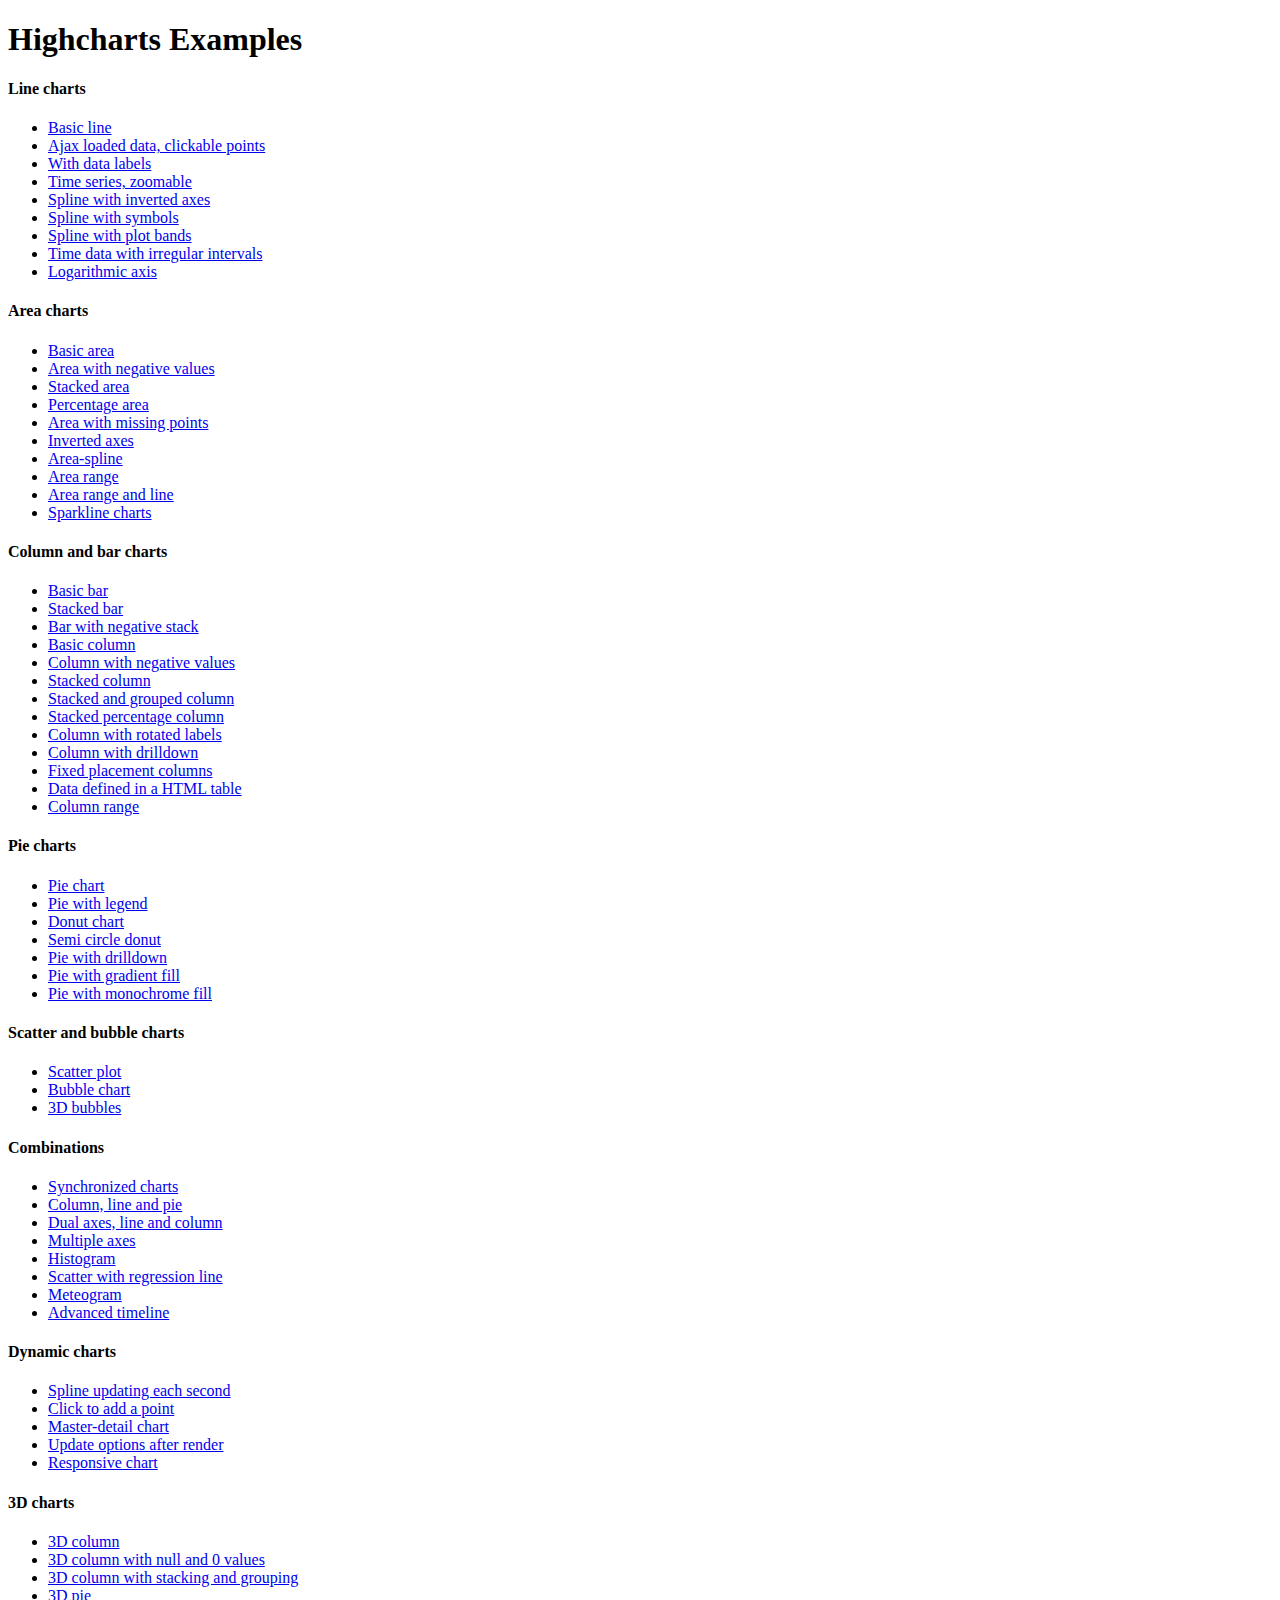
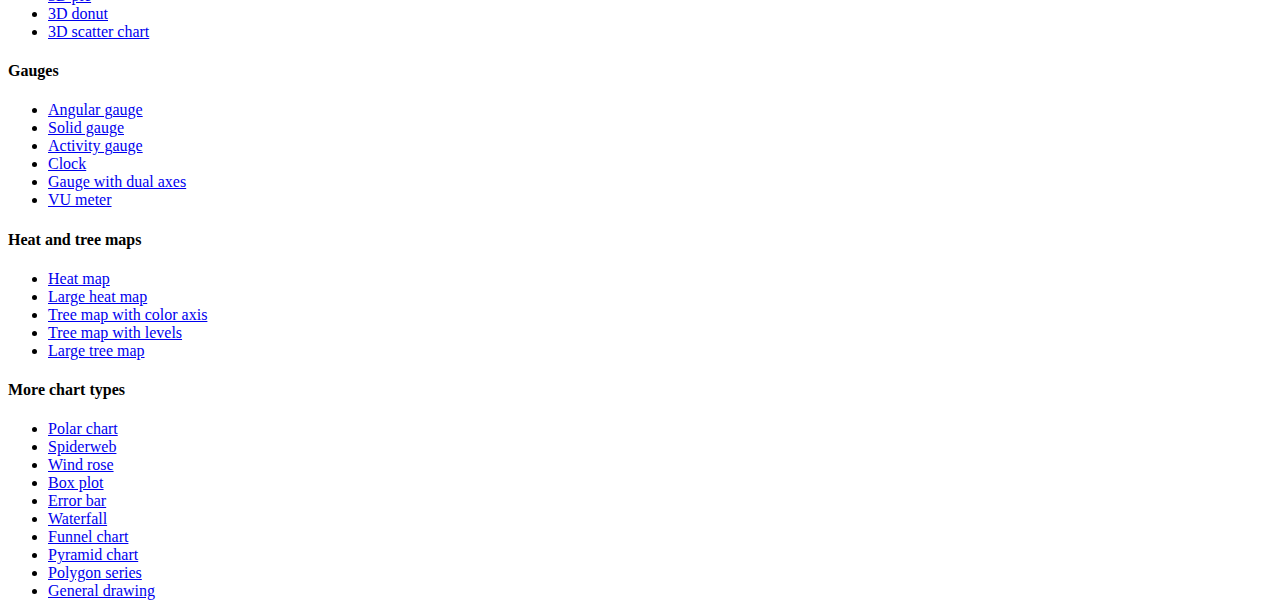
<file: vista/estadisticas/index.htm>
<!DOCTYPE HTML PUBLIC "-//W3C//DTD HTML 4.01//EN" "http://www.w3.org/TR/html4/strict.dtd">
<html>
	<head>
		<meta http-equiv="Content-Type" content="text/html; charset=utf-8" />
		<title>Highcharts Examples</title>
	</head>
	<body>
		<h1>Highcharts Examples</h1>
		<h4>Line charts</h4>
		<ul>
			<li><a href="examples/line-basic/index.htm">Basic line</a></li>
			<li><a href="examples/line-ajax/index.htm">Ajax loaded data, clickable points</a></li>
			<li><a href="examples/line-labels/index.htm">With data labels</a></li>
			<li><a href="examples/line-time-series/index.htm">Time series, zoomable</a></li>
			<li><a href="examples/spline-inverted/index.htm">Spline with inverted axes</a></li>
			<li><a href="examples/spline-symbols/index.htm">Spline with symbols</a></li>
			<li><a href="examples/spline-plot-bands/index.htm">Spline with plot bands</a></li>
			<li><a href="examples/spline-irregular-time/index.htm">Time data with irregular intervals</a></li>
			<li><a href="examples/line-log-axis/index.htm">Logarithmic axis</a></li>
		</ul>
		<h4>Area charts</h4>
		<ul>
			<li><a href="examples/area-basic/index.htm">Basic area</a></li>
			<li><a href="examples/area-negative/index.htm">Area with negative values</a></li>
			<li><a href="examples/area-stacked/index.htm">Stacked area</a></li>
			<li><a href="examples/area-stacked-percent/index.htm">Percentage area</a></li>
			<li><a href="examples/area-missing/index.htm">Area with missing points</a></li>
			<li><a href="examples/area-inverted/index.htm">Inverted axes</a></li>
			<li><a href="examples/areaspline/index.htm">Area-spline</a></li>
			<li><a href="examples/arearange/index.htm">Area range</a></li>
			<li><a href="examples/arearange-line/index.htm">Area range and line</a></li>
			<li><a href="examples/sparkline/index.htm">Sparkline charts</a></li>
		</ul>
		<h4>Column and bar charts</h4>
		<ul>
			<li><a href="examples/bar-basic/index.htm">Basic bar</a></li>
			<li><a href="examples/bar-stacked/index.htm">Stacked bar</a></li>
			<li><a href="examples/bar-negative-stack/index.htm">Bar with negative stack</a></li>
			<li><a href="examples/column-basic/index.htm">Basic column</a></li>
			<li><a href="examples/column-negative/index.htm">Column with negative values</a></li>
			<li><a href="examples/column-stacked/index.htm">Stacked column</a></li>
			<li><a href="examples/column-stacked-and-grouped/index.htm">Stacked and grouped column</a></li>
			<li><a href="examples/column-stacked-percent/index.htm">Stacked percentage column</a></li>
			<li><a href="examples/column-rotated-labels/index.htm">Column with rotated labels</a></li>
			<li><a href="examples/column-drilldown/index.htm">Column with drilldown</a></li>
			<li><a href="examples/column-placement/index.htm">Fixed placement columns</a></li>
			<li><a href="examples/column-parsed/index.htm">Data defined in a HTML table</a></li>
			<li><a href="examples/columnrange/index.htm">Column range</a></li>
		</ul>
		<h4>Pie charts</h4>
		<ul>
			<li><a href="examples/pie-basic/index.htm">Pie chart</a></li>
			<li><a href="examples/pie-legend/index.htm">Pie with legend</a></li>
			<li><a href="examples/pie-donut/index.htm">Donut chart</a></li>
			<li><a href="examples/pie-semi-circle/index.htm">Semi circle donut</a></li>
			<li><a href="examples/pie-drilldown/index.htm">Pie with drilldown</a></li>
			<li><a href="examples/pie-gradient/index.htm">Pie with gradient fill</a></li>
			<li><a href="examples/pie-monochrome/index.htm">Pie with monochrome fill</a></li>
		</ul>
		<h4>Scatter and bubble charts</h4>
		<ul>
			<li><a href="examples/scatter/index.htm">Scatter plot</a></li>
			<li><a href="examples/bubble/index.htm">Bubble chart</a></li>
			<li><a href="examples/bubble-3d/index.htm">3D bubbles</a></li>
		</ul>
		<h4>Combinations</h4>
		<ul>
			<li><a href="examples/synchronized-charts/index.htm">Synchronized charts</a></li>
			<li><a href="examples/combo/index.htm">Column, line and pie</a></li>
			<li><a href="examples/combo-dual-axes/index.htm">Dual axes, line and column</a></li>
			<li><a href="examples/combo-multi-axes/index.htm">Multiple axes</a></li>
			<li><a href="examples/combo-histogram/index.htm">Histogram</a></li>
			<li><a href="examples/combo-regression/index.htm">Scatter with regression line</a></li>
			<li><a href="examples/combo-meteogram/index.htm">Meteogram</a></li>
			<li><a href="examples/combo-timeline/index.htm">Advanced timeline</a></li>
		</ul>
		<h4>Dynamic charts</h4>
		<ul>
			<li><a href="examples/dynamic-update/index.htm">Spline updating each second</a></li>
			<li><a href="examples/dynamic-click-to-add/index.htm">Click to add a point</a></li>
			<li><a href="examples/dynamic-master-detail/index.htm">Master-detail chart</a></li>
			<li><a href="examples/chart-update/index.htm">Update options after render</a></li>
			<li><a href="examples/responsive/index.htm">Responsive chart</a></li>
		</ul>
		<h4>3D charts</h4>
		<ul>
			<li><a href="examples/3d-column-interactive/index.htm">3D column</a></li>
			<li><a href="examples/3d-column-null-values/index.htm">3D column with null and 0 values</a></li>
			<li><a href="examples/3d-column-stacking-grouping/index.htm">3D column with stacking and grouping</a></li>
			<li><a href="examples/3d-pie/index.htm">3D pie</a></li>
			<li><a href="examples/3d-pie-donut/index.htm">3D donut</a></li>
			<li><a href="examples/3d-scatter-draggable/index.htm">3D scatter chart</a></li>
		</ul>
		<h4>Gauges</h4>
		<ul>
			<li><a href="examples/gauge-speedometer/index.htm">Angular gauge</a></li>
			<li><a href="examples/gauge-solid/index.htm">Solid gauge</a></li>
			<li><a href="examples/gauge-activity/index.htm">Activity gauge</a></li>
			<li><a href="examples/gauge-clock/index.htm">Clock</a></li>
			<li><a href="examples/gauge-dual/index.htm">Gauge with dual axes</a></li>
			<li><a href="examples/gauge-vu-meter/index.htm">VU meter</a></li>
		</ul>
		<h4>Heat and tree maps</h4>
		<ul>
			<li><a href="examples/heatmap/index.htm">Heat map</a></li>
			<li><a href="examples/heatmap-canvas/index.htm">Large heat map</a></li>
			<li><a href="examples/treemap-coloraxis/index.htm">Tree map with color axis</a></li>
			<li><a href="examples/treemap-with-levels/index.htm">Tree map with levels</a></li>
			<li><a href="examples/treemap-large-dataset/index.htm">Large tree map</a></li>
		</ul>
		<h4>More chart types</h4>
		<ul>
			<li><a href="examples/polar/index.htm">Polar chart</a></li>
			<li><a href="examples/polar-spider/index.htm">Spiderweb</a></li>
			<li><a href="examples/polar-wind-rose/index.htm">Wind rose</a></li>
			<li><a href="examples/box-plot/index.htm">Box plot</a></li>
			<li><a href="examples/error-bar/index.htm">Error bar</a></li>
			<li><a href="examples/waterfall/index.htm">Waterfall</a></li>
			<li><a href="examples/funnel/index.htm">Funnel chart</a></li>
			<li><a href="examples/pyramid/index.htm">Pyramid chart</a></li>
			<li><a href="examples/polygon/index.htm">Polygon series</a></li>
			<li><a href="examples/renderer/index.htm">General drawing</a></li>
		</ul>
	</body>
</html>
</file>
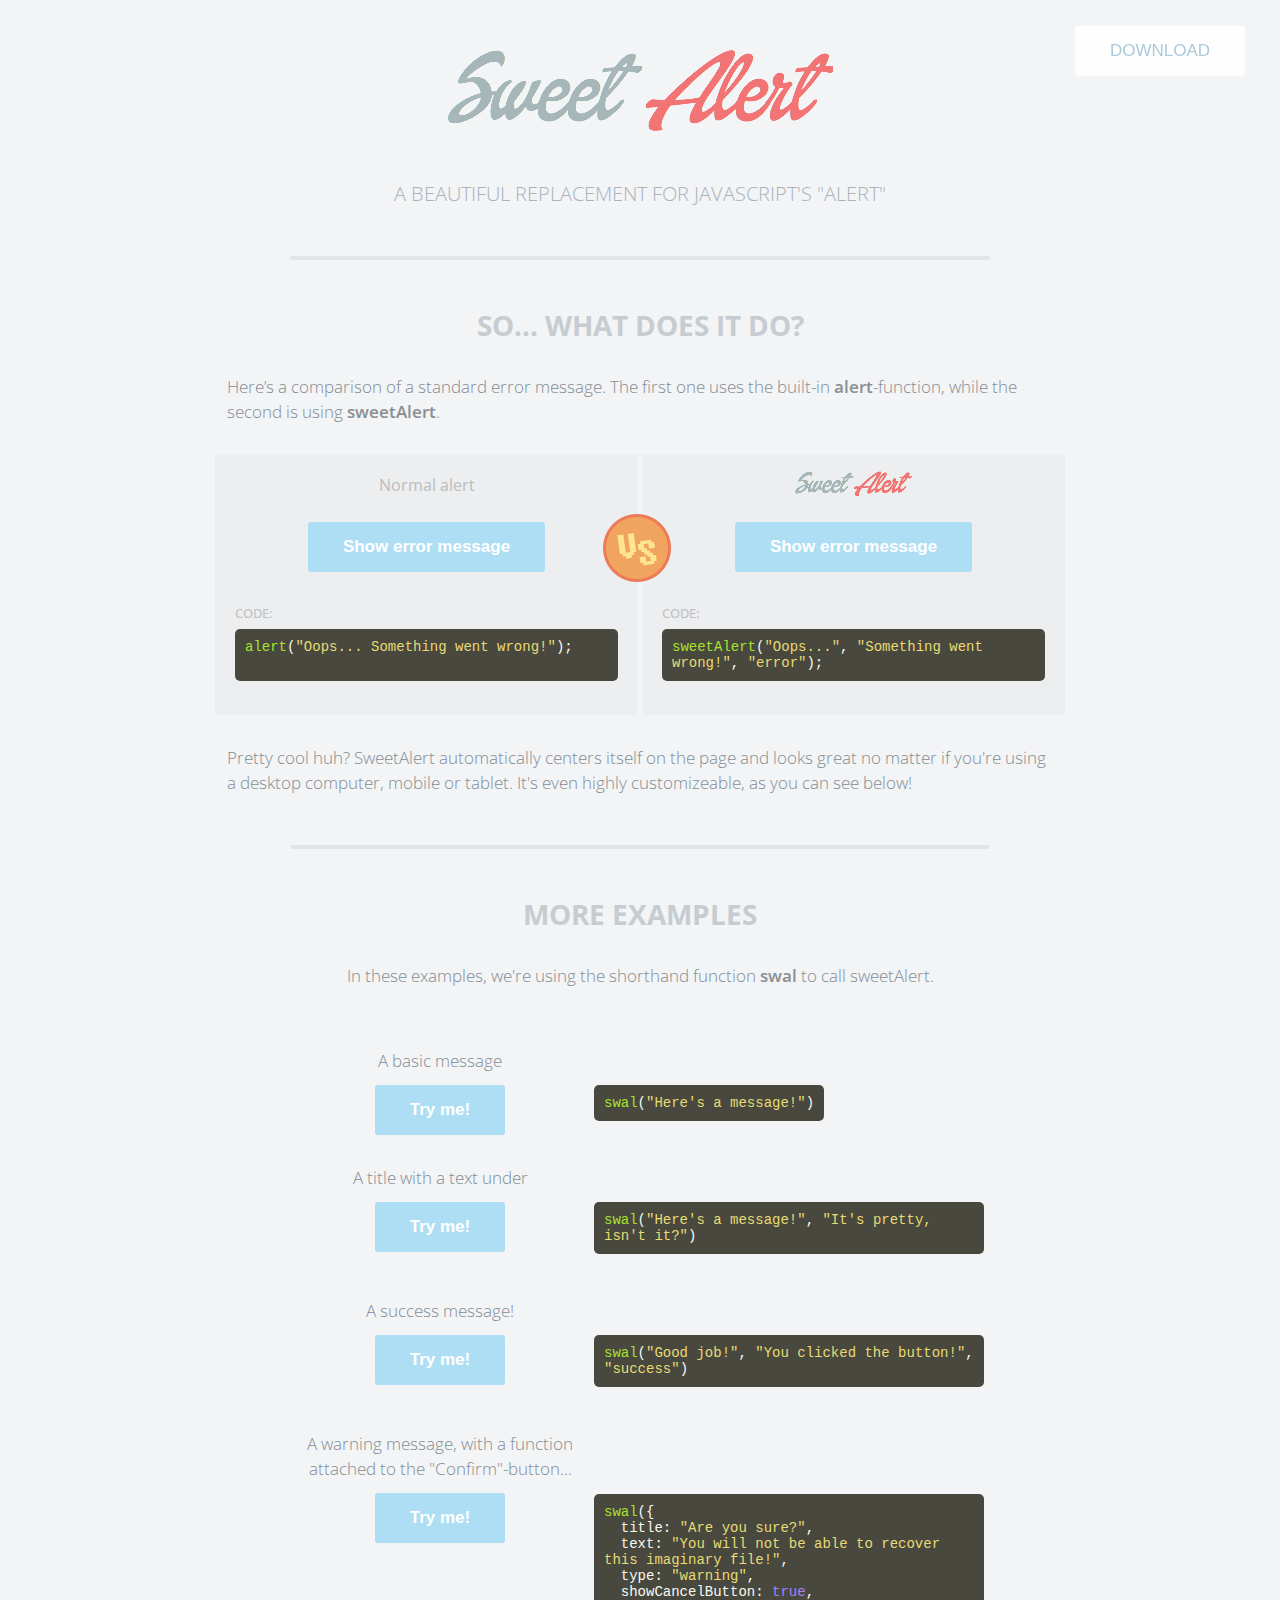
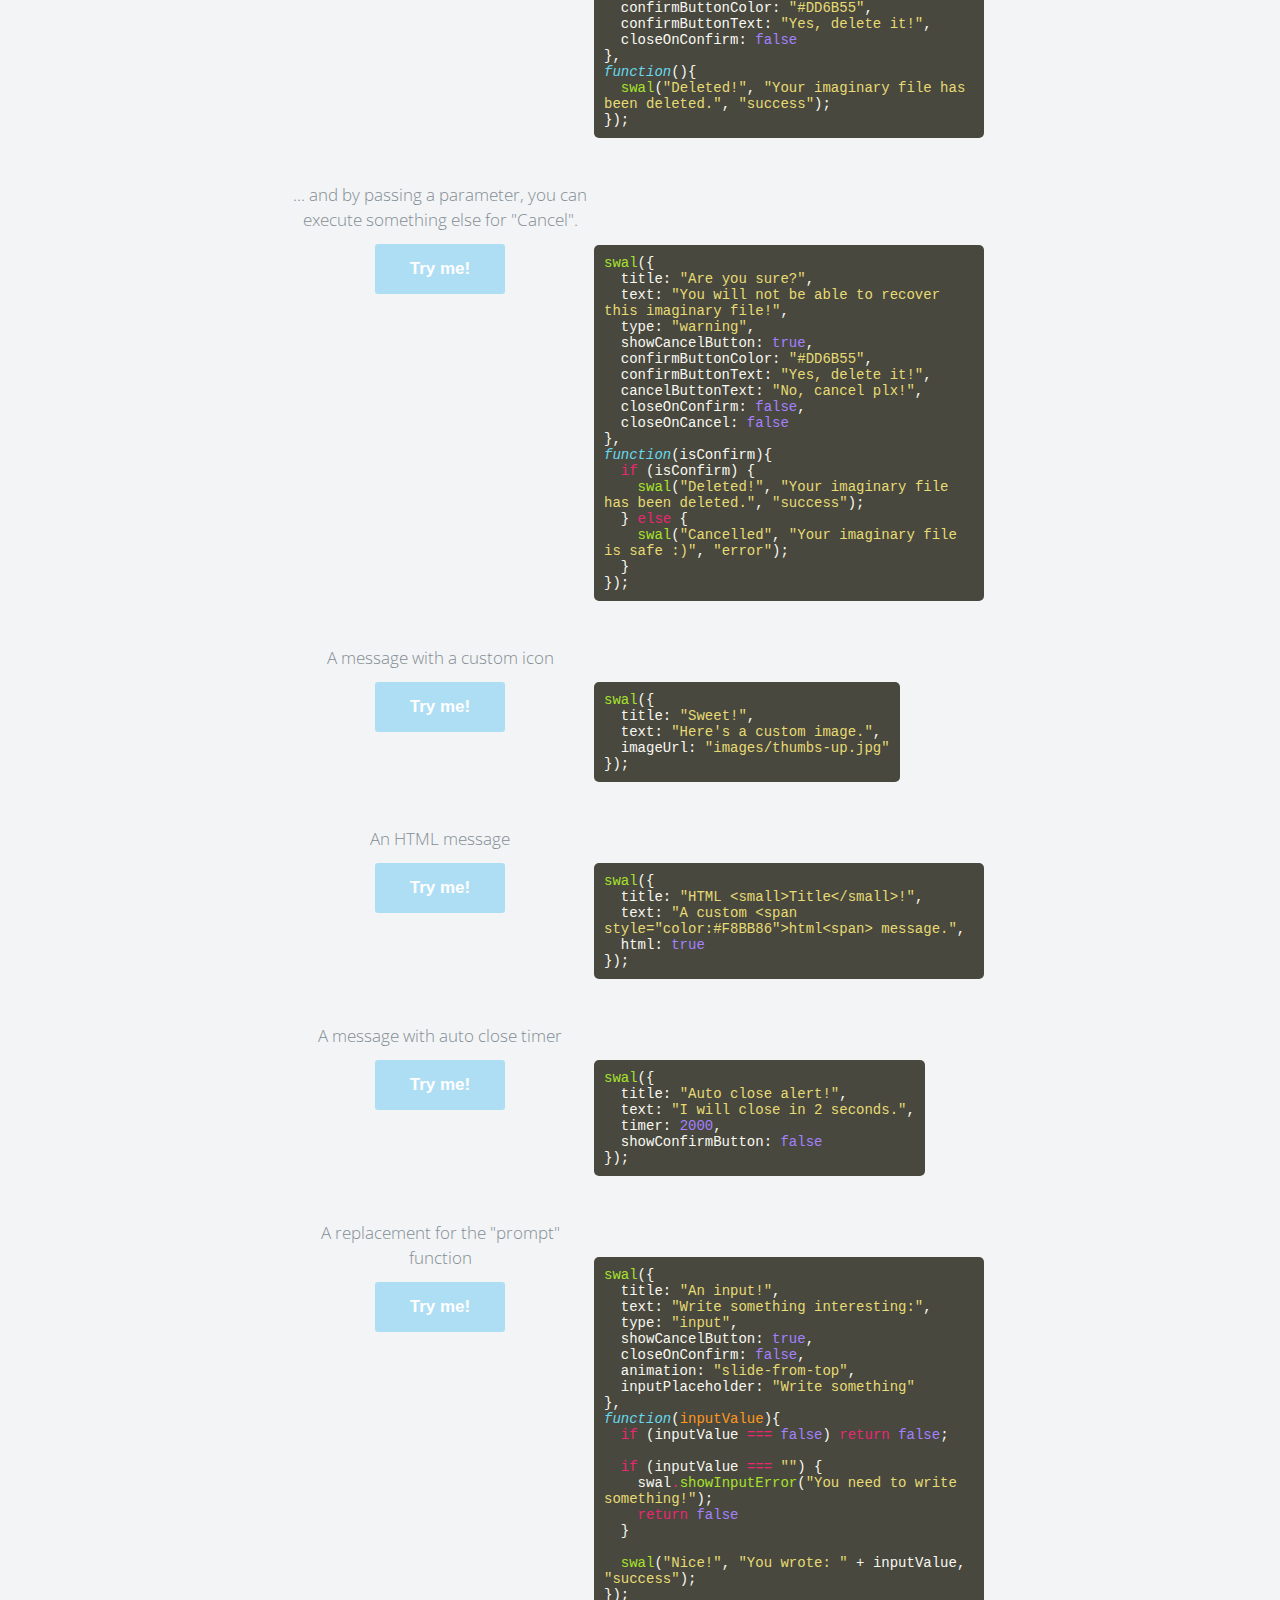
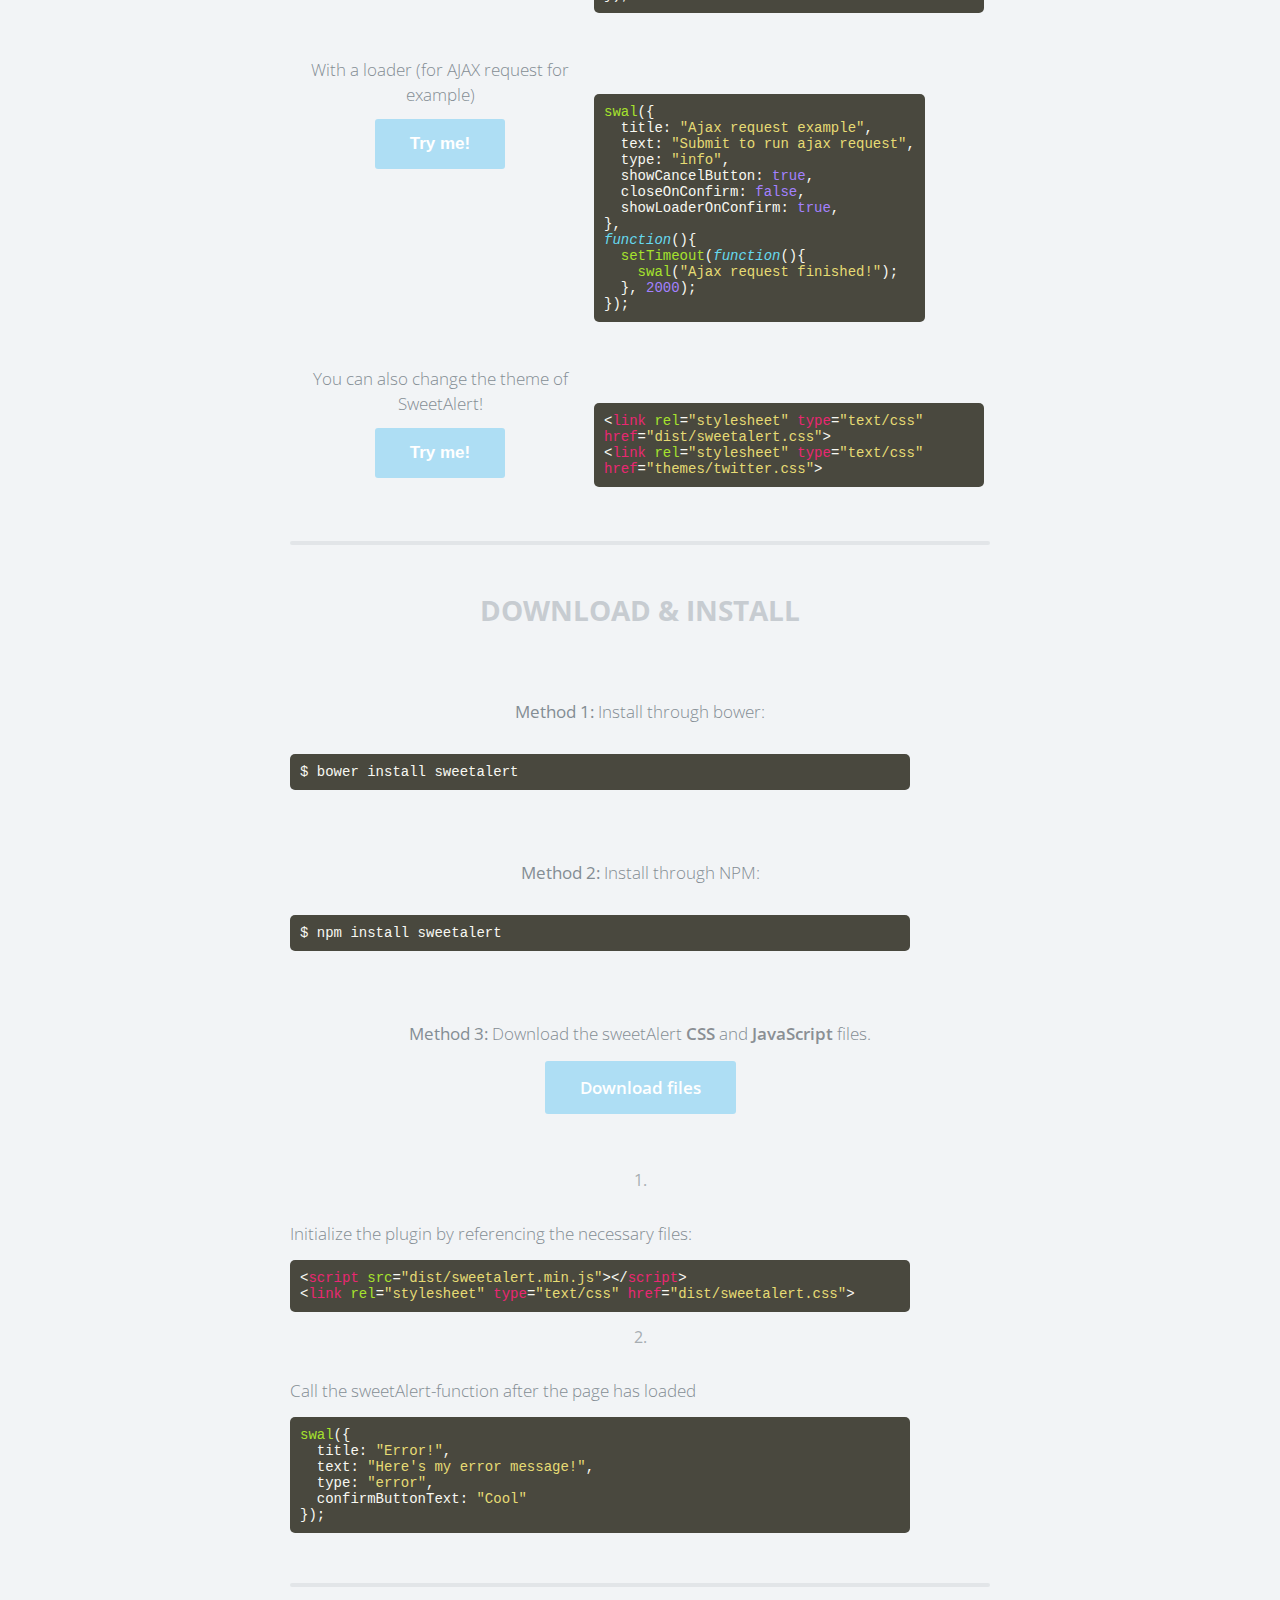
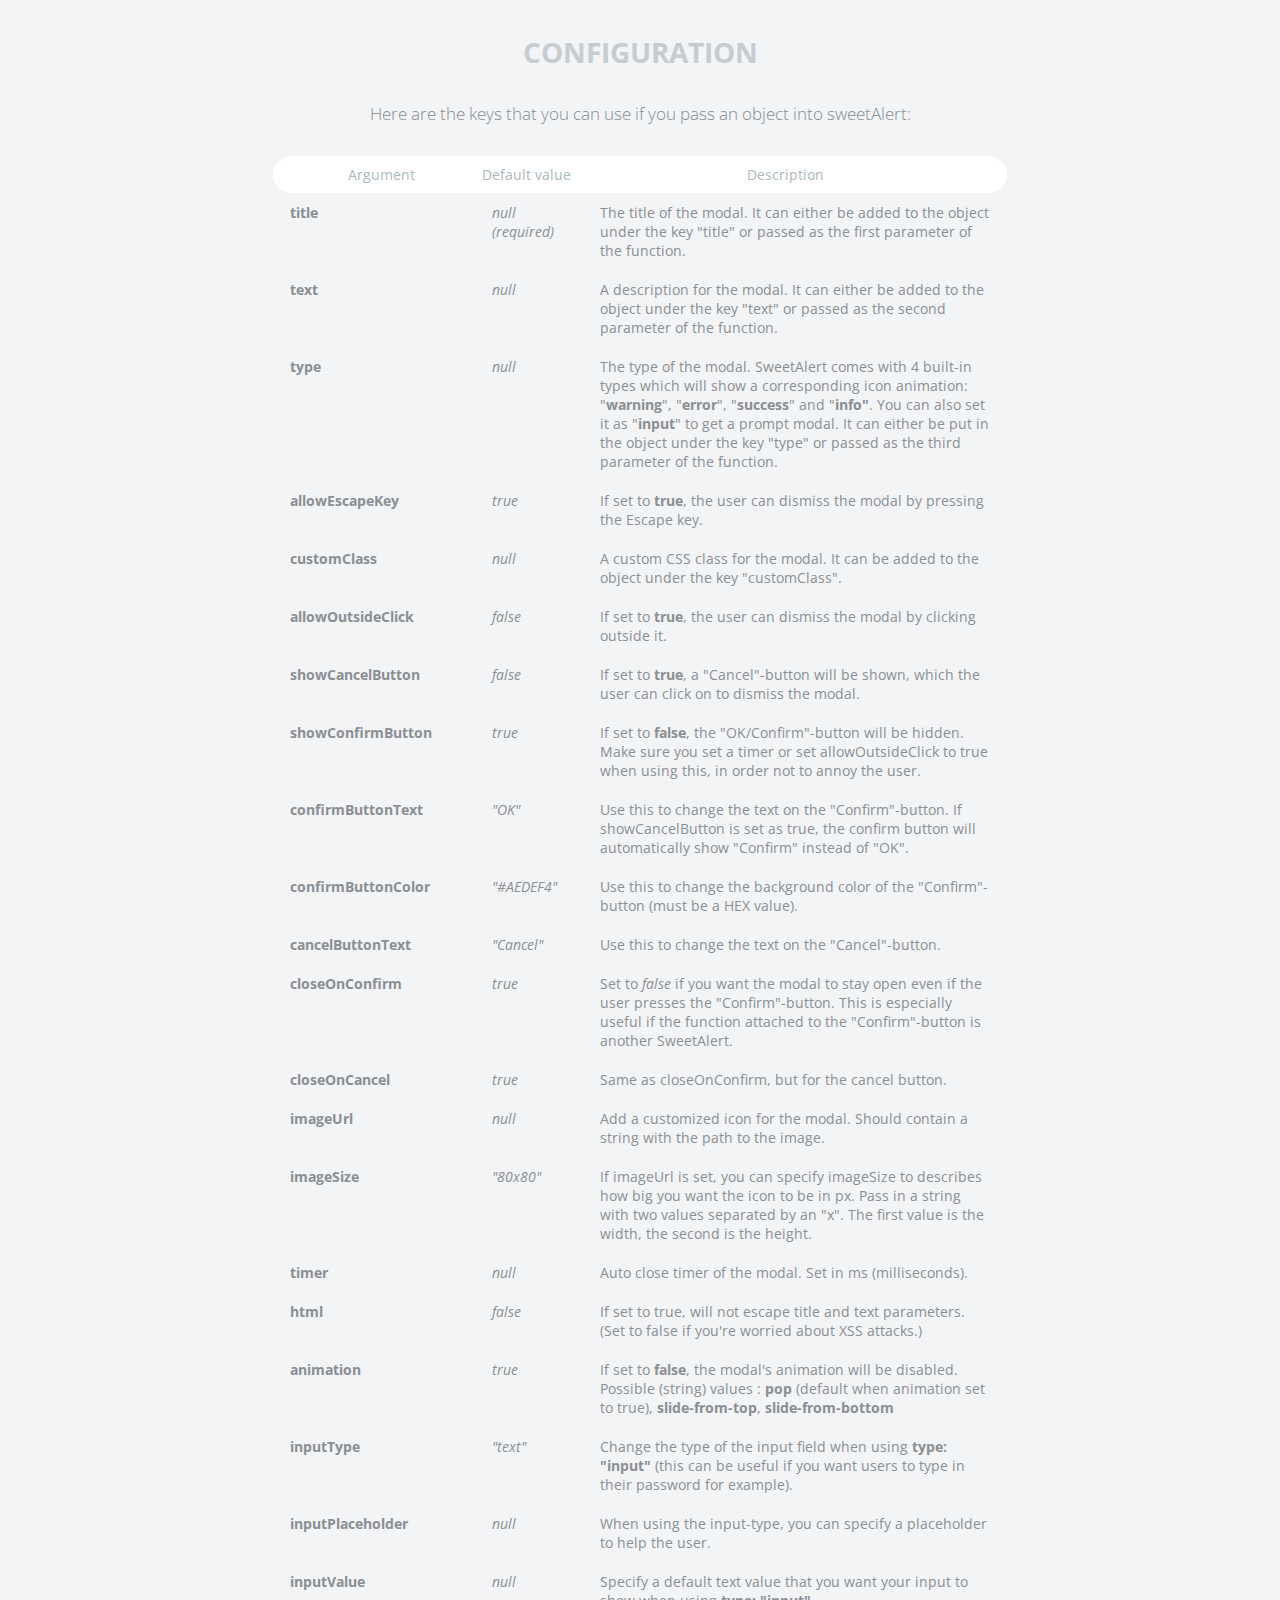
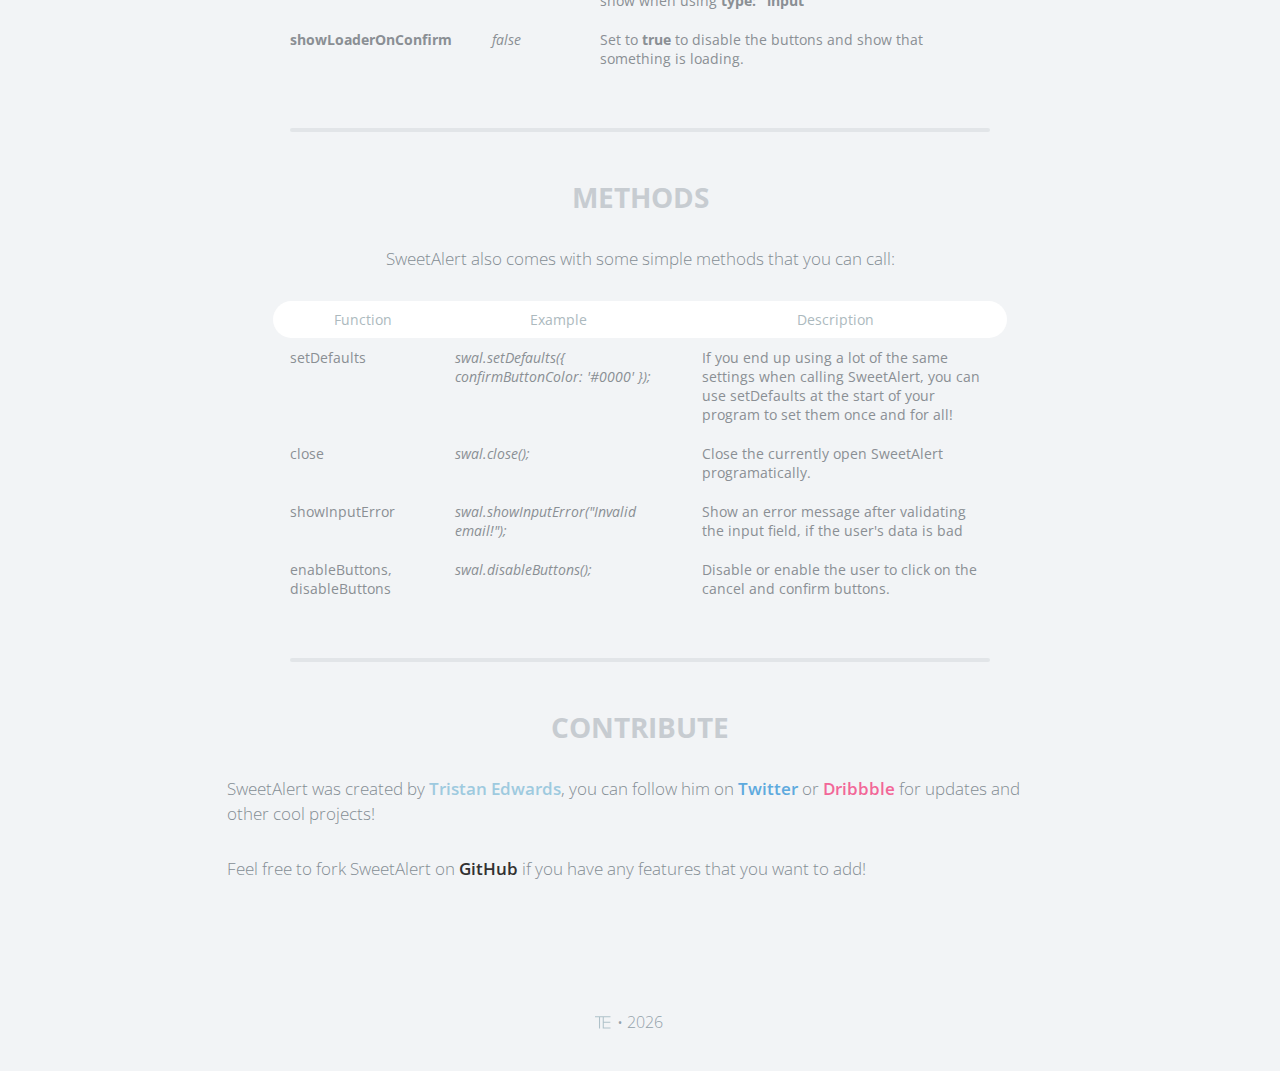
<file: vista/sweet/index.html>
<!doctype html>

<html>

<head>
  <meta charset="utf-8">
  <meta name="viewport" content="width=device-width, initial-scale=1, maximum-scale=1, user-scalable=0" />
  <title>SweetAlert</title>

  <link rel="stylesheet" href="example/example.css">
  <script src="https://code.jquery.com/jquery-2.1.3.min.js"></script>

  <!-- This is what you need -->
  <script src="dist/sweetalert-dev.js"></script>
  <link rel="stylesheet" href="dist/sweetalert.css">
  <!--.......................-->

</head>

<body>

<h1>Sweet Alert</h1>
<h2>A beautiful replacement for JavaScript's "Alert"</h2>
<button class="download">Download</button>

<!-- What does it do? -->
<h3>So... What does it do?</h3>
<p>Here’s a comparison of a standard error message. The first one uses the built-in <strong>alert</strong>-function, while the second is using <strong>sweetAlert</strong>.</p>

<div class="showcase normal">
	<h4>Normal alert</h4>
	<button>Show error message</button>

	<h5>Code:</h5>
	<pre><span class="attr">alert</span>(<span class="str">"Oops... Something went wrong!"</span>);

	</pre>

	<div class="vs-icon"></div>
</div>

<div class="showcase sweet">
	<h4>Sweet Alert</h4>
	<button>Show error message</button>

	<h5>Code:</h5>
	<pre><span class="attr">sweetAlert</span>(<span class="str">"Oops..."</span>, <span class="str">"Something went wrong!"</span>, <span class="str">"error"</span>);</pre>
</div>

<p>Pretty cool huh? SweetAlert automatically centers itself on the page and looks great no matter if you're using a desktop computer, mobile or tablet. It's even highly customizeable, as you can see below!</p>


<!-- Examples -->
<h3>More examples</h3>

<p class="center">In these examples, we're using the shorthand function <strong>swal</strong> to call sweetAlert.</p>

<ul class="examples">

	<li class="message">
		<div class="ui">
			<p>A basic message</p>
			<button>Try me!</button>
		</div>
		<pre><span class="attr">swal</span>(<span class="str">"Here's a message!"</span>)</pre>
	</li>

	<li class="title-text">
		<div class="ui">
			<p>A title with a text under</p>
			<button>Try me!</button>
		</div>
		<pre><span class="attr">swal</span>(<span class="str">"Here's a message!"</span>, <span class="str">"It's pretty, isn't it?"</span>)</pre>
	</li>

	<li class="success">
		<div class="ui">
			<p>A success message!</p>
			<button>Try me!</button>
		</div>
		<pre><span class="attr">swal</span>(<span class="str">"Good job!"</span>, <span class="str">"You clicked the button!"</span>, <span class="str">"success"</span>)</pre>
	</li>

	<li class="warning confirm">
		<div class="ui">
			<p>A warning message, with a function attached to the "Confirm"-button...</p>
			<button>Try me!</button>
		</div>
		<pre><span class="attr">swal</span>({
&nbsp;&nbsp;title: <span class="str">"Are you sure?"</span>,
&nbsp;&nbsp;text: <span class="str">"You will not be able to recover this imaginary file!"</span>,
&nbsp;&nbsp;type: <span class="str">"warning"</span>,
&nbsp;&nbsp;showCancelButton: <span class="val">true</span>,
&nbsp;&nbsp;confirmButtonColor: <span class="str">"#DD6B55"</span>,
&nbsp;&nbsp;confirmButtonText: <span class="str">"Yes, delete it!"</span>,
&nbsp;&nbsp;closeOnConfirm: <span class="val">false</span>
},
<span class="func"><i>function</i></span>(){
&nbsp;&nbsp;<span class="attr">swal</span>(<span class="str">"Deleted!"</span>, <span class="str">"Your imaginary file has been deleted."</span>, <span class="str">"success"</span>);
});</pre>
	</li>

	<li class="warning cancel">
		<div class="ui">
			<p>... and by passing a parameter, you can execute something else for "Cancel".</p>
			<button>Try me!</button>
		</div>
		<pre><span class="attr">swal</span>({
&nbsp;&nbsp;title: <span class="str">"Are you sure?"</span>,
&nbsp;&nbsp;text: <span class="str">"You will not be able to recover this imaginary file!"</span>,
&nbsp;&nbsp;type: <span class="str">"warning"</span>,
&nbsp;&nbsp;showCancelButton: <span class="val">true</span>,
&nbsp;&nbsp;confirmButtonColor: <span class="str">"#DD6B55"</span>,
&nbsp;&nbsp;confirmButtonText: <span class="str">"Yes, delete it!"</span>,
&nbsp;&nbsp;cancelButtonText: <span class="str">"No, cancel plx!"</span>,
&nbsp;&nbsp;closeOnConfirm: <span class="val">false</span>,
&nbsp;&nbsp;closeOnCancel: <span class="val">false</span>
},
<span class="func"><i>function</i></span>(isConfirm){
&nbsp;&nbsp;<span class="tag">if</span> (isConfirm) {
&nbsp;&nbsp;&nbsp;&nbsp;<span class="attr">swal</span>(<span class="str">"Deleted!"</span>, <span class="str">"Your imaginary file has been deleted."</span>, <span class="str">"success"</span>);
&nbsp;&nbsp;} <span class="tag">else</span> {
	&nbsp;&nbsp;&nbsp;&nbsp;<span class="attr">swal</span>(<span class="str">"Cancelled"</span>, <span class="str">"Your imaginary file is safe :)"</span>, <span class="str">"error"</span>);
&nbsp;&nbsp;}
});</pre>
	</li>

	<li class="custom-icon">
		<div class="ui">
			<p>A message with a custom icon</p>
			<button>Try me!</button>
		</div>
		<pre><span class="attr">swal</span>({
&nbsp;&nbsp;title: <span class="str">"Sweet!"</span>,
&nbsp;&nbsp;text: <span class="str">"Here's a custom image."</span>,
&nbsp;&nbsp;imageUrl: <span class="str">"images/thumbs-up.jpg"</span>
});</pre>
	</li>

	<li class="message-html">
		<div class="ui">
			<p>An HTML message</p>
			<button>Try me!</button>
		</div>
		<pre><span class="attr">swal</span>({
&nbsp;&nbsp;title: <span class="str">"HTML &lt;small&gt;Title&lt;/small&gt;!"</span>,
&nbsp;&nbsp;text: <span class="str">"A custom &lt;span style="color:#F8BB86"&gt;html&lt;span&gt; message."</span>,
&nbsp;&nbsp;html: <span class="val">true</span>
});</pre>
	</li>

	<li class="timer">
		<div class="ui">
			<p>A message with auto close timer</p>
			<button>Try me!</button>
		</div>
		<pre><span class="attr">swal</span>({
&nbsp;&nbsp;title: <span class="str">"Auto close alert!"</span>,
&nbsp;&nbsp;text: <span class="str">"I will close in 2 seconds."</span>,
&nbsp;&nbsp;timer: <span class="val">2000</span>,
&nbsp;&nbsp;showConfirmButton: <span class="val">false</span>
});</pre>
	</li>


	<li class="input">
		<div class="ui">
			<p>A replacement for the "prompt" function</p>
			<button>Try me!</button>
		</div>
		<pre><span class="attr">swal</span>({
&nbsp;&nbsp;title: <span class="str">"An input!"</span>,
&nbsp;&nbsp;text: <span class="str">"Write something interesting:"</span>,
&nbsp;&nbsp;type: <span class="str">"input"</span>,
&nbsp;&nbsp;showCancelButton: <span class="val">true</span>,
&nbsp;&nbsp;closeOnConfirm: <span class="val">false</span>,
&nbsp;&nbsp;animation: <span class="str">"slide-from-top"</span>,
&nbsp;&nbsp;inputPlaceholder: <span class="str">"Write something"</span>
},
<span class="func"><i>function</i></span>(<span class="arg">inputValue</span>){
&nbsp;&nbsp;<span class="tag">if</span> (inputValue <span class="tag">===</span> <span class="val">false</span>) <span class="tag">return</span> <span class="val">false</span>;
&nbsp;&nbsp;
&nbsp;&nbsp;<span class="tag">if</span> (inputValue <span class="tag">===</span> <span class="str">""</span>) {
&nbsp;&nbsp;&nbsp;&nbsp;swal<span class="tag">.</span><span class="attr">showInputError</span>(<span class="str">"You need to write something!"</span>);
&nbsp;&nbsp;&nbsp;&nbsp;<span class="tag">return</span> <span class="val">false</span>
&nbsp;&nbsp;}
&nbsp;&nbsp;
&nbsp;&nbsp;<span class="attr">swal</span>(<span class="str">"Nice!"</span>, <span class="str">"You wrote: "</span> + inputValue, <span class="str">"success"</span>);
});</pre>
	</li>

  <li class="ajax">
    <div class="ui">
			<p>With a loader (for AJAX request for example)</p>
			<button>Try me!</button>
		</div>
		<pre><span class="attr">swal</span>({
&nbsp;&nbsp;title: <span class="str">"Ajax request example"</span>,
&nbsp;&nbsp;text: <span class="str">"Submit to run ajax request"</span>,
&nbsp;&nbsp;type: <span class="str">"info"</span>,
&nbsp;&nbsp;showCancelButton: <span class="val">true</span>,
&nbsp;&nbsp;closeOnConfirm: <span class="val">false</span>,
&nbsp;&nbsp;showLoaderOnConfirm: <span class="val">true</span>,
},
<span class="func"><i>function</i></span>(){
&nbsp;&nbsp;<span class="attr">setTimeout</span>(<span class="func"><i>function</i></span>(){
&nbsp;&nbsp;&nbsp;&nbsp;<span class="attr">swal</span>(<span class="str">"Ajax request finished!"</span>);
&nbsp;&nbsp;}, <span class="val">2000</span>);
});</pre>
	</li>

	<li class="theme">
		<div class="ui">
			<p>You can also change the theme of SweetAlert!</p>
			<button>Try me!</button>
		</div>
		<pre>&lt;<span class="tag">link</span> <span class="attr">rel</span>=<span class="str">"stylesheet"</span> <span class="tag">type</span>=<span class="str">"text/css"</span> <span class="tag">href</span>=<span class="str">"dist/sweetalert.css"</span>&gt;
			&lt;<span class="tag">link</span> <span class="attr">rel</span>=<span class="str">"stylesheet"</span> <span class="tag">type</span>=<span class="str">"text/css"</span> <span class="tag">href</span>=<span class="str">"themes/twitter.css"</span>&gt;</pre>
	</li>

</ul>


<!-- Download & Install -->
<h3 id="download-section">Download & install</h3>

<div class="center-container">
	<p class="center"><b>Method 1:</b> Install through bower:</p>
	<pre class="center">$ bower install sweetalert</pre>
</div>

<div class="center-container">
	<p class="center"><b>Method 2:</b> Install through NPM:</p>
	<pre class="center">$ npm install sweetalert</pre>
</div>

<p class="center"><b>Method 3:</b> Download the sweetAlert <strong>CSS</strong> and <strong>JavaScript</strong> files.</p>

<a class="button" href="https://github.com/t4t5/sweetalert/archive/master.zip" download>Download files</a>

<ol>
	<li>
		<p>Initialize the plugin by referencing the necessary files:</p>
		<pre>&lt;<span class="tag">script</span> <span class="attr">src</span>=<span class="str">"dist/sweetalert.min.js"</span>&gt;&lt;/<span class="tag">script</span>&gt;
&lt;<span class="tag">link</span> <span class="attr">rel</span>=<span class="str">"stylesheet"</span> <span class="tag">type</span>=<span class="str">"text/css"</span> <span class="tag">href</span>=<span class="str">"dist/sweetalert.css"</span>&gt;</pre>
	</li>

	<li>
		<p>Call the sweetAlert-function after the page has loaded</p>
		<pre><span class="attr">swal</span>({
&nbsp;&nbsp;title: <span class="str">"Error!"</span>,
&nbsp;&nbsp;text: <span class="str">"Here's my error message!"</span>,
&nbsp;&nbsp;type: <span class="str">"error"</span>,
&nbsp;&nbsp;confirmButtonText: <span class="str">"Cool"</span>
});
</pre>
	</li>
</ol>



<!-- Configuration -->
<h3>Configuration</h3>

<p class="center">Here are the keys that you can use if you pass an object into sweetAlert:</p>

<table>
	<tr class="titles">
		<th>
			<div class="border-left"></div>
			Argument
		</th>
		<th>Default value</th>
		<th>
			<div class="border-right"></div>
			Description
		</th>
	</tr>
	<tr>
		<td><b>title</b></td>
		<td><i>null (required)</i></td>
		<td>The title of the modal. It can either be added to the object under the key "title" or passed as the first parameter of the function.</td>
	</tr>
	<tr>
		<td><b>text</b></td>
		<td><i>null</i></td>
		<td>A description for the modal. It can either be added to the object under the key "text" or passed as the second parameter of the function.</td>
	</tr>
	<tr>
		<td><b>type</b></td>
		<td><i>null</i></td>
		<td>The type of the modal. SweetAlert comes with 4 built-in types which will show a corresponding icon animation: "<strong>warning</strong>", "<strong>error</strong>", "<strong>success</strong>" and "<strong>info"</strong>. You can also set it as "<strong>input</strong>" to get a prompt modal. It can either be put in the object under the key "type" or passed as the third parameter of the function.</td>
	</tr>
    <tr>
      <td><b>allowEscapeKey</b></td>
      <td><i>true</i></td>
      <td>If set to <strong>true</strong>, the user can dismiss the modal by pressing the Escape key.</td>
    </tr>
	<tr>
		<td><b>customClass</b></td>
		<td><i>null</i></td>
		<td>A custom CSS class for the modal. It can be added to the object under the key "customClass".</td>
	</tr>
	<tr>
		<td><b>allowOutsideClick</b></td>
		<td><i>false</i></td>
		<td>If set to <strong>true</strong>, the user can dismiss the modal by clicking outside it.</td>
	</tr>
	<tr>
		<td><b>showCancelButton</b></td>
		<td><i>false</i></td>
		<td>If set to <strong>true</strong>, a "Cancel"-button will be shown, which the user can click on to dismiss the modal.</td>
	</tr>
	<tr>
		<td><b>showConfirmButton</b></td>
		<td><i>true</i></td>
		<td>If set to <strong>false</strong>, the "OK/Confirm"-button will be hidden. Make sure you set a timer or set allowOutsideClick to true when using this, in order not to annoy the user.</td>
	</tr>
	<tr>
		<td><b>confirmButtonText</b></td>
		<td><i>"OK"</i></td>
		<td>Use this to change the text on the "Confirm"-button. If showCancelButton is set as true, the confirm button will automatically show "Confirm" instead of "OK".</td>
	</tr>
	<tr>
		<td><b>confirmButtonColor</b></td>
		<td><i>"#AEDEF4"</i></td>
		<td>Use this to change the background color of the "Confirm"-button (must be a HEX value).</td>
	</tr>
	<tr>
		<td><b>cancelButtonText</b></td>
		<td><i>"Cancel"</i></td>
		<td>Use this to change the text on the "Cancel"-button.</td>
	</tr>
	<tr>
		<td><b>closeOnConfirm</b></td>
		<td><i>true</i></td>
		<td>Set to <i>false</i> if you want the modal to stay open even if the user presses the "Confirm"-button. This is especially useful if the function attached to the "Confirm"-button is another SweetAlert.</td>
	</tr>
	<tr>
		<td><b>closeOnCancel</b></td>
		<td><i>true</i></td>
		<td>Same as closeOnConfirm, but for the cancel button.</td>
	</tr>
	<tr>
		<td><b>imageUrl</b></td>
		<td><i>null</i></td>
		<td>Add a customized icon for the modal. Should contain a string with the path to the image.</td>
	</tr>
	<tr>
		<td><b>imageSize</b></td>
		<td><i>"80x80"</i></td>
		<td>If imageUrl is set, you can specify imageSize to describes how big you want the icon to be in px. Pass in a string with two values separated by an "x". The first value is the width, the second is the height.</td>
	</tr>
	<tr>
		<td><b>timer</b></td>
		<td><i>null</i></td>
		<td>Auto close timer of the modal. Set in ms (milliseconds).</td>
	</tr>
	<tr>
		<td><b>html</b></td>
		<td><i>false</i></td>
		<td>If set to true, will not escape title and text parameters. (Set to false if you're worried about XSS attacks.)</td>
	</tr>
	<tr>
		<td><b>animation</b></td>
		<td><i>true</i></td>
		<td>If set to <strong>false</strong>, the modal's animation will be disabled. Possible (string) values : <strong>pop</strong> (default when animation set to true), <strong>slide-from-top</strong>, <strong>slide-from-bottom</strong></td>
	</tr>
	<tr>
		<td><b>inputType</b></td>
		<td><i>"text"</i></td>
		<td>Change the type of the input field when using <strong>type: "input"</strong> (this can be useful if you want users to type in their password for example).</td>
	</tr>
	<tr>
		<td><b>inputPlaceholder</b></td>
		<td><i>null</i></td>
		<td>When using the input-type, you can specify a placeholder to help the user.</td>
	</tr>
	<tr>
		<td><b>inputValue</b></td>
		<td><i>null</i></td>
		<td>Specify a default text value that you want your input to show when using <strong>type: "input"</strong></td>
	</tr>
	<tr>
		<td><b>showLoaderOnConfirm</b></td>
		<td><i>false</i></td>
    <td>Set to <strong>true</strong> to disable the buttons and show that something is loading.</td>
	</tr>
</table>


<!-- Methods -->
<h3>Methods</h3>

<p class="center">SweetAlert also comes with some simple methods that you can call:</p>

<table>
	<tr class="titles">
		<th>
			<div class="border-left"></div>
			Function
		</th>
		<th>Example</th>
		<th>
			<div class="border-right"></div>
			Description
		</th>
	</tr>
	<tr>
		<td>setDefaults</td>
		<td><i>swal.setDefaults({ confirmButtonColor: '#0000' });</i></td>
		<td>If you end up using a lot of the same settings when calling SweetAlert, you can use setDefaults at the start of your program to set them once and for all!</td>
	</tr>
	<tr>
		<td>close</td>
		<td><i>swal.close();</i></td>
		<td>Close the currently open SweetAlert programatically.</td>
	</tr>
	<tr>
		<td>showInputError</td>
		<td><i>swal.showInputError("Invalid email!");</i></td>
		<td>Show an error message after validating the input field, if the user's data is bad</td>
	</tr>
	<tr>
		<td>enableButtons, disableButtons</td>
		<td><i>swal.disableButtons();</i></td>
		<td>Disable or enable the user to click on the cancel and confirm buttons.</td>
	</tr>
</table>



<!-- Contribute -->
<h3>Contribute</h3>
<p>SweetAlert was created by <a href="http://tristanedwards.me" target="_blank">Tristan Edwards</a>, you can follow him on <a href="https://twitter.com/t4t5" target="_blank" class="twitter">Twitter</a> or <a href="https://dribbble.com/tristanedwards" target="_blank" class="dribbble">Dribbble</a> for updates and other cool projects!</p>
<p>Feel free to fork SweetAlert on <a href="https://github.com/t4t5/sweetalert" class="github">GitHub</a> if you have any features that you want to add!</p>


<footer>
	<span class="te-logo">TE</span> • <script>document.write(new Date().getFullYear())</script>
</footer>


<script>

document.querySelector('button.download').onclick = function(){
	$("html, body").animate({ scrollTop: $("#download-section").offset().top }, 1000);
};

document.querySelector('.showcase.normal button').onclick = function(){
	alert("Oops... Something went wrong!");
};

document.querySelector('.showcase.sweet button').onclick = function(){
	swal("Oops...", "Something went wrong!", "error");
};

document.querySelector('ul.examples li.message button').onclick = function(){
	swal("Here's a message!");
};

document.querySelector('ul.examples li.timer button').onclick = function(){
	swal({
		title: "Auto close alert!",
		text: "I will close in 2 seconds.",
		timer: 2000,
		showConfirmButton: false
	});
};

document.querySelector('ul.examples li.title-text button').onclick = function(){
	swal("Here's a message!", "It's pretty, isn't it?");
};

document.querySelector('ul.examples li.success button').onclick = function(){
	swal("Good job!", "You clicked the button!", "success");
};

document.querySelector('ul.examples li.warning.confirm button').onclick = function(){
	swal({
		title: "Are you sure?",
		text: "You will not be able to recover this imaginary file!",
		type: "warning",
		showCancelButton: true,
		confirmButtonColor: '#DD6B55',
		confirmButtonText: 'Yes, delete it!',
		closeOnConfirm: false
	},
	function(){
		swal("Deleted!", "Your imaginary file has been deleted!", "success");
	});
};

document.querySelector('ul.examples li.warning.cancel button').onclick = function(){
	swal({
		title: "Are you sure?",
		text: "You will not be able to recover this imaginary file!",
		type: "warning",
		showCancelButton: true,
		confirmButtonColor: '#DD6B55',
		confirmButtonText: 'Yes, delete it!',
		cancelButtonText: "No, cancel plx!",
		closeOnConfirm: false,
		closeOnCancel: false
	},
	function(isConfirm){
    if (isConfirm){
      swal("Deleted!", "Your imaginary file has been deleted!", "success");
    } else {
      swal("Cancelled", "Your imaginary file is safe :)", "error");
    }
	});
};

document.querySelector('ul.examples li.custom-icon button').onclick = function(){
	swal({
		title: "Sweet!",
		text: "Here's a custom image.",
		imageUrl: 'example/images/thumbs-up.jpg'
	});
};

document.querySelector('ul.examples li.message-html button').onclick = function(){
	swal({
		title: "HTML <small>Title</small>!",
		text: 'A custom <span style="color:#F8BB86">html</span> message.',
		html: true
	});
};

document.querySelector('ul.examples li.input button').onclick = function(){
	swal({
		title: "An input!",
		text: 'Write something interesting:',
		type: 'input',
		showCancelButton: true,
		closeOnConfirm: false,
		animation: "slide-from-top",
		inputPlaceholder: "Write something",
	},
	function(inputValue){
		if (inputValue === false) return false;

		if (inputValue === "") {
			swal.showInputError("You need to write something!");
			return false;
		}
    
		swal("Nice!", 'You wrote: ' + inputValue, "success");

	});
};

document.querySelector('ul.examples li.theme button').onclick = function() {
	swal({
		title: "Themes!",
		text: "Here's the Twitter theme for SweetAlert!",
		confirmButtonText: "Cool!",
		customClass: 'twitter'
	});
};

document.querySelector('ul.examples li.ajax button').onclick = function() {
  swal({
    title: 'Ajax request example',
    text: 'Submit to run ajax request',
    type: 'info',
    showCancelButton: true,
    closeOnConfirm: false,
    showLoaderOnConfirm: true,
  }, function(){
    setTimeout(function() {
      swal('Ajax request finished!');
    }, 2000);
  });
};

</script>



</body>

</html>
</file>
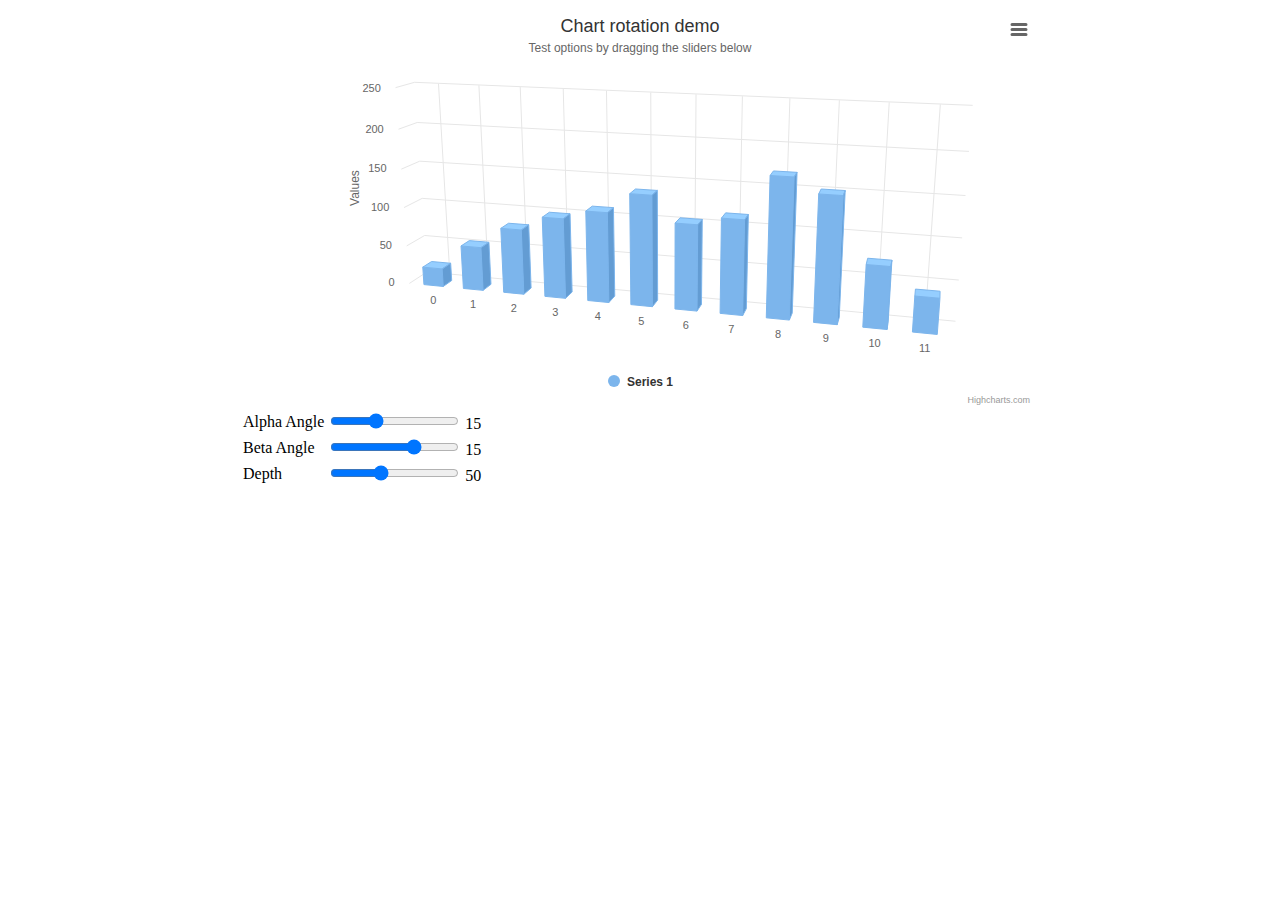
<file: vista/estadisticas/examples/3d-column-interactive/index.htm>
<!DOCTYPE HTML>
<html>
	<head>
		<meta http-equiv="Content-Type" content="text/html; charset=utf-8">
		<title>Highcharts Example</title>

		<style type="text/css">
#container, #sliders {
    min-width: 310px; 
    max-width: 800px;
    margin: 0 auto;
}
#container {
    height: 400px; 
}
		</style>
	</head>
	<body>
<script src="https://code.jquery.com/jquery-3.1.1.min.js"></script>
<script src="../../code/highcharts.js"></script>
<script src="../../code/highcharts-3d.js"></script>
<script src="../../code/modules/exporting.js"></script>

<div id="container"></div>
<div id="sliders">
    <table>
        <tr>
        	<td>Alpha Angle</td>
        	<td><input id="alpha" type="range" min="0" max="45" value="15"/> <span id="alpha-value" class="value"></span></td>
        </tr>
        <tr>
        	<td>Beta Angle</td>
        	<td><input id="beta" type="range" min="-45" max="45" value="15"/> <span id="beta-value" class="value"></span></td>
        </tr>
        <tr>
        	<td>Depth</td>
        	<td><input id="depth" type="range" min="20" max="100" value="50"/> <span id="depth-value" class="value"></span></td>
        </tr>
    </table>
</div>


		<script type="text/javascript">

// Set up the chart
var chart = new Highcharts.Chart({
    chart: {
        renderTo: 'container',
        type: 'column',
        options3d: {
            enabled: true,
            alpha: 15,
            beta: 15,
            depth: 50,
            viewDistance: 25
        }
    },
    title: {
        text: 'Chart rotation demo'
    },
    subtitle: {
        text: 'Test options by dragging the sliders below'
    },
    plotOptions: {
        column: {
            depth: 25
        }
    },
    series: [{
        data: [29.9, 71.5, 106.4, 129.2, 144.0, 176.0, 135.6, 148.5, 216.4, 194.1, 95.6, 54.4]
    }]
});

function showValues() {
    $('#alpha-value').html(chart.options.chart.options3d.alpha);
    $('#beta-value').html(chart.options.chart.options3d.beta);
    $('#depth-value').html(chart.options.chart.options3d.depth);
}

// Activate the sliders
$('#sliders input').on('input change', function () {
    chart.options.chart.options3d[this.id] = parseFloat(this.value);
    showValues();
    chart.redraw(false);
});

showValues();
		</script>
	</body>
</html>
</file>
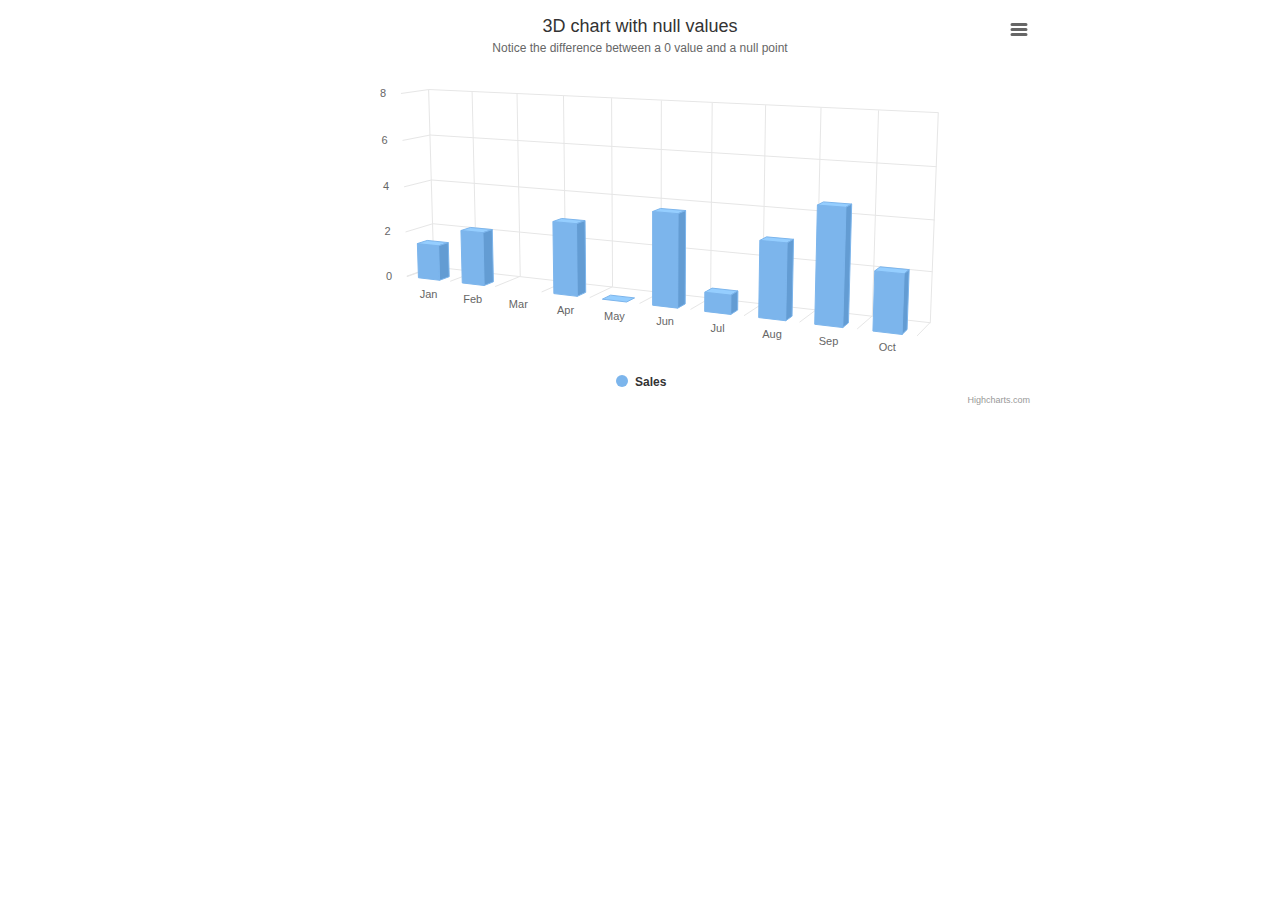
<file: vista/estadisticas/examples/3d-column-null-values/index.htm>
<!DOCTYPE HTML>
<html>
	<head>
		<meta http-equiv="Content-Type" content="text/html; charset=utf-8">
		<title>Highcharts Example</title>

		<style type="text/css">
#container {
    height: 400px; 
    min-width: 310px; 
    max-width: 800px;
    margin: 0 auto;
}
		</style>
	</head>
	<body>

<script src="../../code/highcharts.js"></script>
<script src="../../code/highcharts-3d.js"></script>
<script src="../../code/modules/exporting.js"></script>

<div id="container" style="height: 400px"></div>


		<script type="text/javascript">

Highcharts.chart('container', {
    chart: {
        type: 'column',
        options3d: {
            enabled: true,
            alpha: 10,
            beta: 25,
            depth: 70
        }
    },
    title: {
        text: '3D chart with null values'
    },
    subtitle: {
        text: 'Notice the difference between a 0 value and a null point'
    },
    plotOptions: {
        column: {
            depth: 25
        }
    },
    xAxis: {
        categories: Highcharts.getOptions().lang.shortMonths
    },
    yAxis: {
        title: {
            text: null
        }
    },
    series: [{
        name: 'Sales',
        data: [2, 3, null, 4, 0, 5, 1, 4, 6, 3]
    }]
});
		</script>
	</body>
</html>
</file>
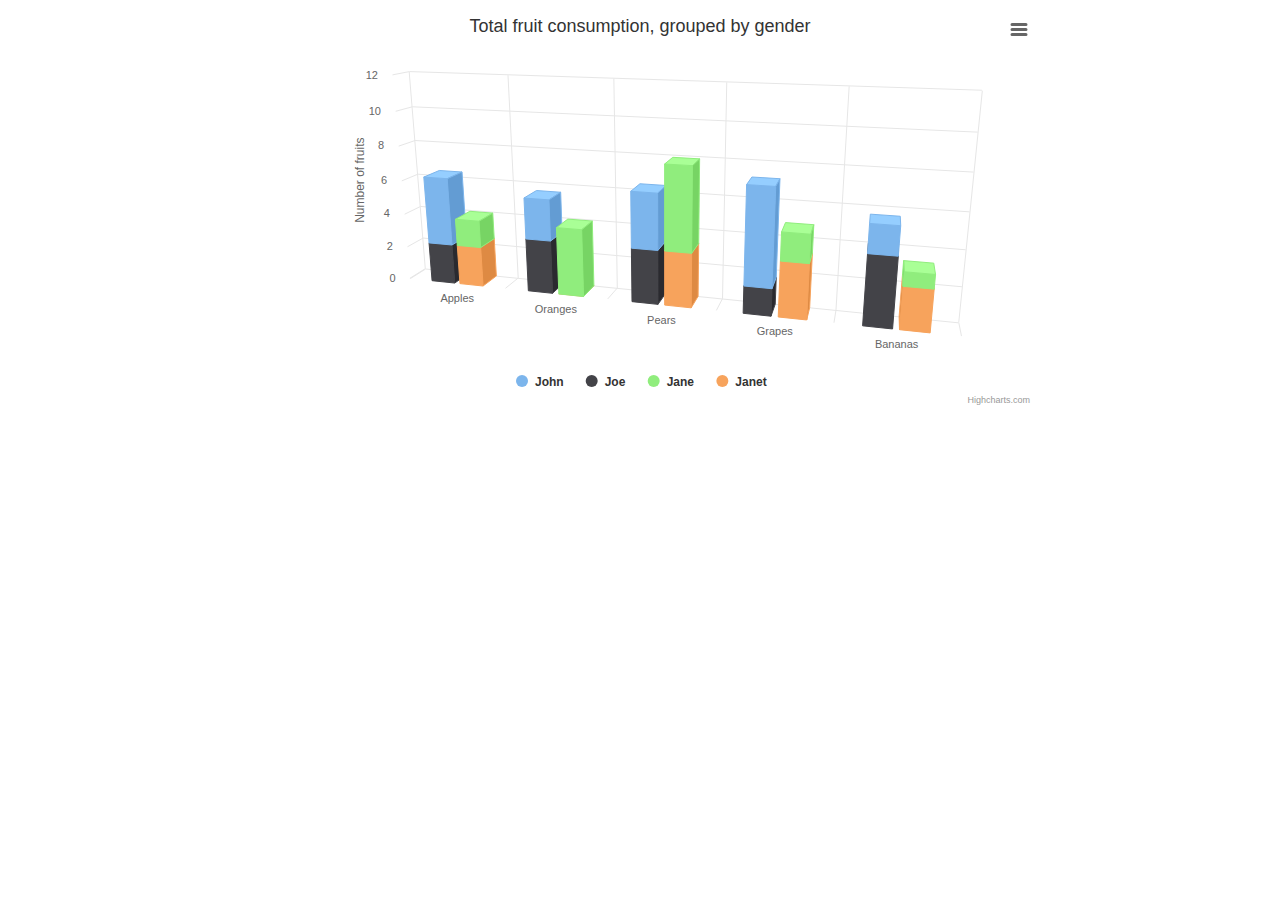
<file: vista/estadisticas/examples/3d-column-stacking-grouping/index.htm>
<!DOCTYPE HTML>
<html>
	<head>
		<meta http-equiv="Content-Type" content="text/html; charset=utf-8">
		<title>Highcharts Example</title>

		<style type="text/css">
#container {
    height: 400px; 
    min-width: 310px; 
    max-width: 800px;
    margin: 0 auto;
}
		</style>
	</head>
	<body>

<script src="../../code/highcharts.js"></script>
<script src="../../code/highcharts-3d.js"></script>
<script src="../../code/modules/exporting.js"></script>

<div id="container" style="height: 400px"></div>


		<script type="text/javascript">

Highcharts.chart('container', {
    chart: {
        type: 'column',
        options3d: {
            enabled: true,
            alpha: 15,
            beta: 15,
            viewDistance: 25,
            depth: 40
        }
    },

    title: {
        text: 'Total fruit consumption, grouped by gender'
    },

    xAxis: {
        categories: ['Apples', 'Oranges', 'Pears', 'Grapes', 'Bananas']
    },

    yAxis: {
        allowDecimals: false,
        min: 0,
        title: {
            text: 'Number of fruits'
        }
    },

    tooltip: {
        headerFormat: '<b>{point.key}</b><br>',
        pointFormat: '<span style="color:{series.color}">\u25CF</span> {series.name}: {point.y} / {point.stackTotal}'
    },

    plotOptions: {
        column: {
            stacking: 'normal',
            depth: 40
        }
    },

    series: [{
        name: 'John',
        data: [5, 3, 4, 7, 2],
        stack: 'male'
    }, {
        name: 'Joe',
        data: [3, 4, 4, 2, 5],
        stack: 'male'
    }, {
        name: 'Jane',
        data: [2, 5, 6, 2, 1],
        stack: 'female'
    }, {
        name: 'Janet',
        data: [3, 0, 4, 4, 3],
        stack: 'female'
    }]
});


		</script>
	</body>
</html>
</file>
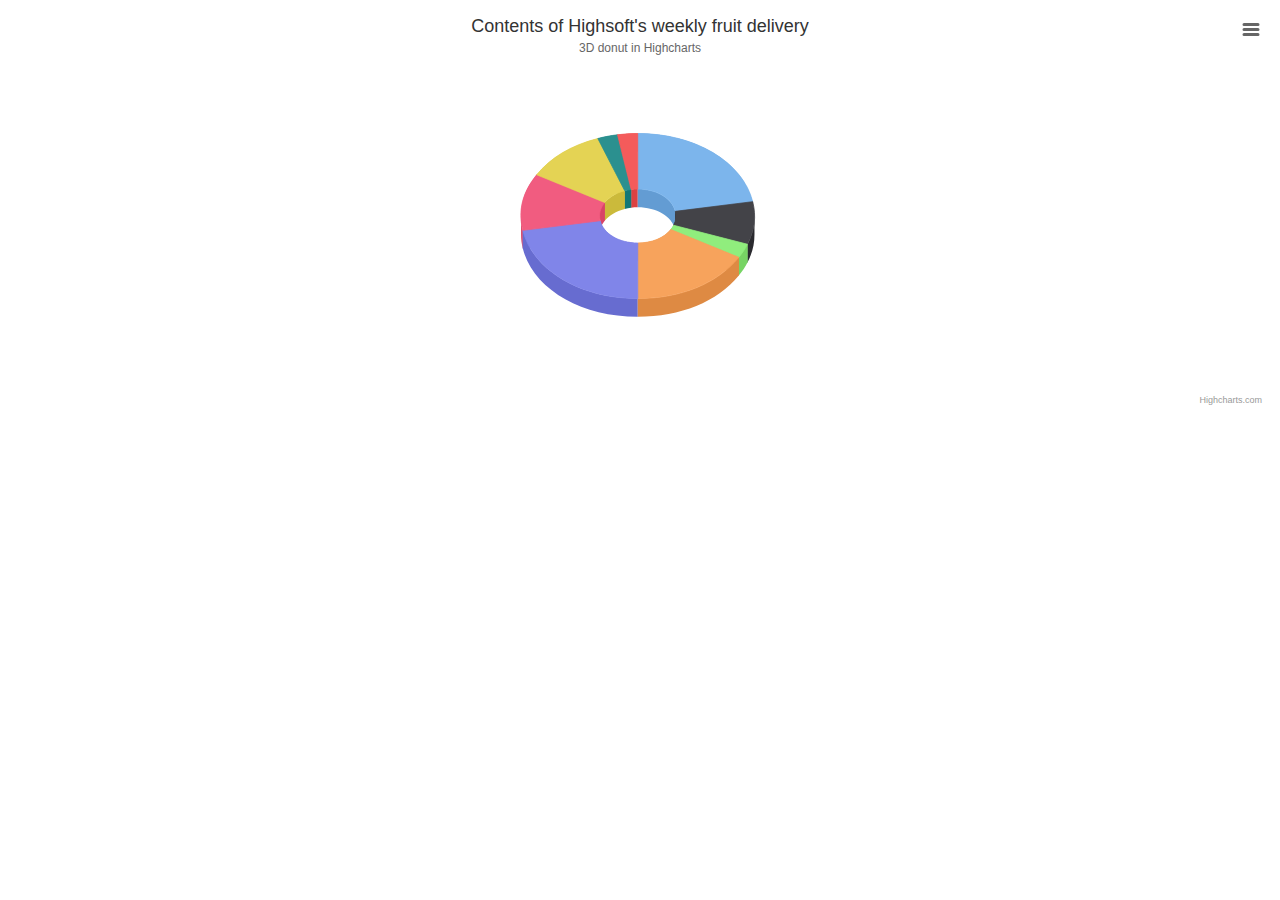
<file: vista/estadisticas/examples/3d-pie-donut/index.htm>
<!DOCTYPE HTML>
<html>
	<head>
		<meta http-equiv="Content-Type" content="text/html; charset=utf-8">
		<title>Highcharts Example</title>

		<style type="text/css">

		</style>
	</head>
	<body>

<script src="../../code/highcharts.js"></script>
<script src="../../code/highcharts-3d.js"></script>
<script src="../../code/modules/exporting.js"></script>

<div id="container" style="height: 400px"></div>


		<script type="text/javascript">

Highcharts.chart('container', {
    chart: {
        type: 'pie',
        options3d: {
            enabled: true,
            alpha: 45
        }
    },
    title: {
        text: 'Contents of Highsoft\'s weekly fruit delivery'
    },
    subtitle: {
        text: '3D donut in Highcharts'
    },
    plotOptions: {
        pie: {
            innerSize: 100,
            depth: 45
        }
    },
    series: [{
        name: 'Delivered amount',
        data: [
            ['Bananas', 8],
            ['Kiwi', 3],
            ['Mixed nuts', 1],
            ['Oranges', 6],
            ['Apples', 8],
            ['Pears', 4],
            ['Clementines', 4],
            ['Reddish (bag)', 1],
            ['Grapes (bunch)', 1]
        ]
    }]
});
		</script>
	</body>
</html>
</file>
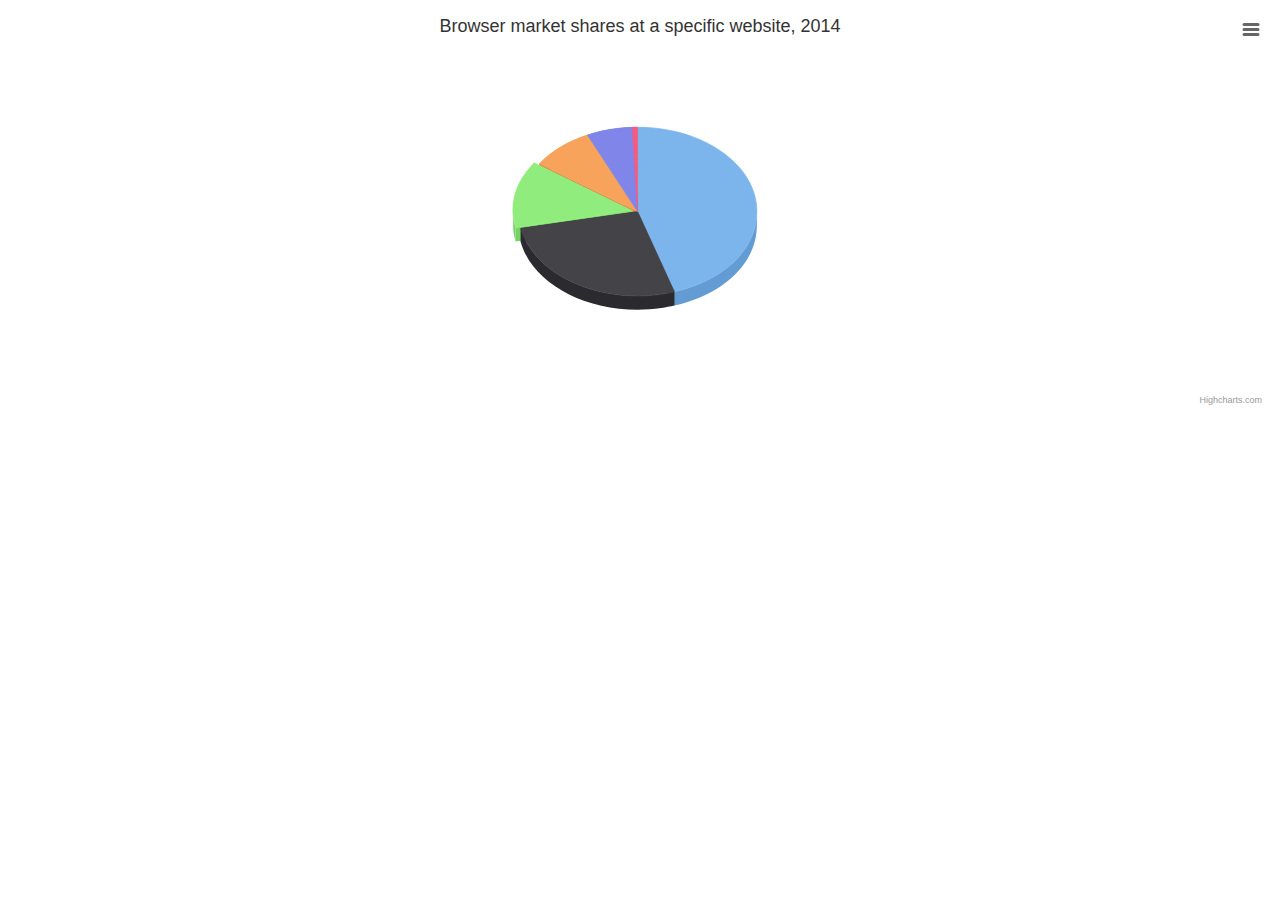
<file: vista/estadisticas/examples/3d-pie/index.htm>
<!DOCTYPE HTML>
<html>
	<head>
		<meta http-equiv="Content-Type" content="text/html; charset=utf-8">
		<title>Highcharts Example</title>

		<style type="text/css">

		</style>
	</head>
	<body>

<script src="../../code/highcharts.js"></script>
<script src="../../code/highcharts-3d.js"></script>
<script src="../../code/modules/exporting.js"></script>

<div id="container" style="height: 400px"></div>


		<script type="text/javascript">

Highcharts.chart('container', {
    chart: {
        type: 'pie',
        options3d: {
            enabled: true,
            alpha: 45,
            beta: 0
        }
    },
    title: {
        text: 'Browser market shares at a specific website, 2014'
    },
    tooltip: {
        pointFormat: '{series.name}: <b>{point.percentage:.1f}%</b>'
    },
    plotOptions: {
        pie: {
            allowPointSelect: true,
            cursor: 'pointer',
            depth: 35,
            dataLabels: {
                enabled: true,
                format: '{point.name}'
            }
        }
    },
    series: [{
        type: 'pie',
        name: 'Browser share',
        data: [
            ['Firefox', 45.0],
            ['IE', 26.8],
            {
                name: 'Chrome',
                y: 12.8,
                sliced: true,
                selected: true
            },
            ['Safari', 8.5],
            ['Opera', 6.2],
            ['Others', 0.7]
        ]
    }]
});
		</script>
	</body>
</html>
</file>
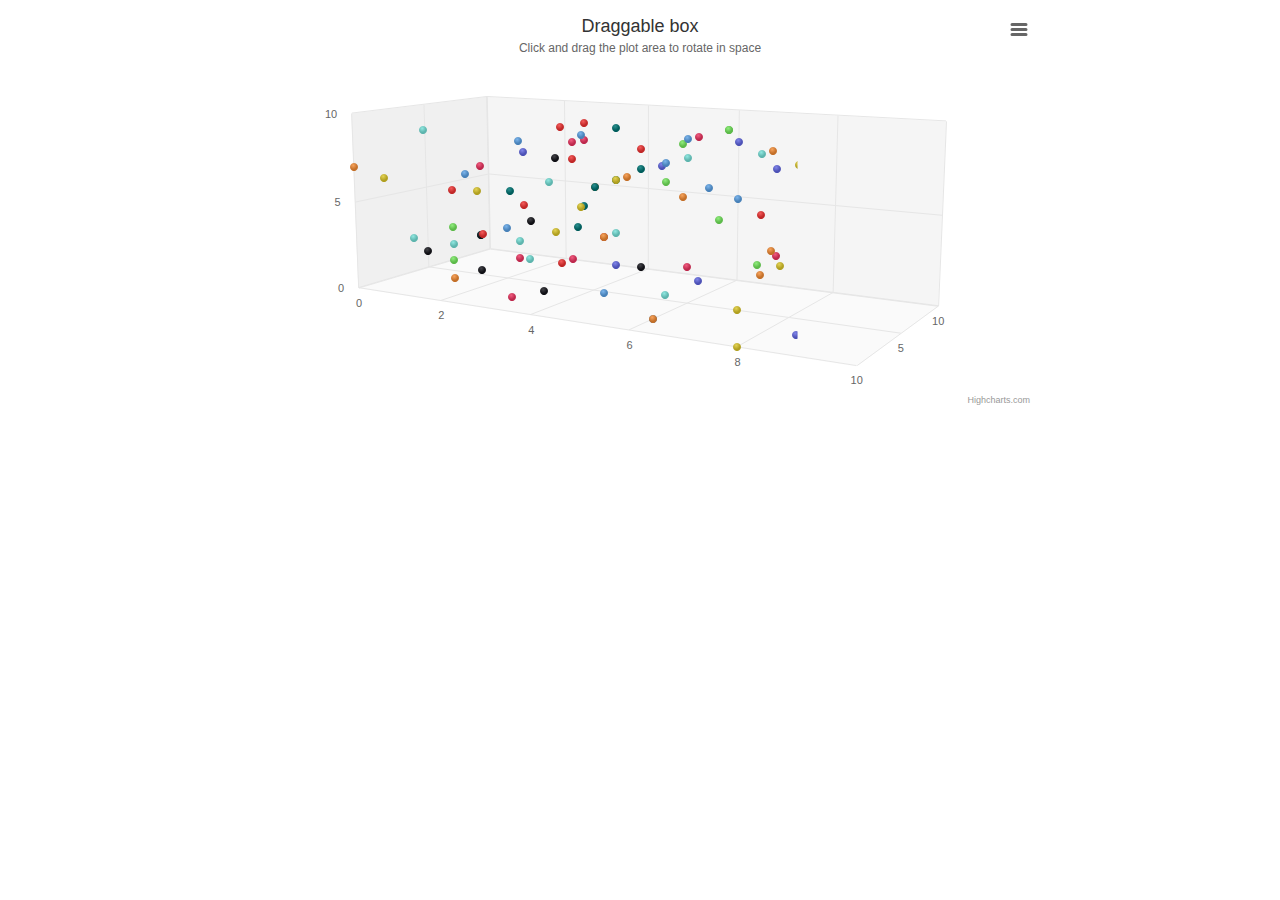
<file: vista/estadisticas/examples/3d-scatter-draggable/index.htm>
<!DOCTYPE HTML>
<html>
	<head>
		<meta http-equiv="Content-Type" content="text/html; charset=utf-8">
		<title>Highcharts Example</title>

		<style type="text/css">
#container {
    height: 400px; 
    min-width: 310px; 
    max-width: 800px;
    margin: 0 auto;
}
		</style>
	</head>
	<body>
<script src="https://code.jquery.com/jquery-3.1.1.min.js"></script>

<script src="../../code/highcharts.js"></script>
<script src="../../code/highcharts-3d.js"></script>
<script src="../../code/modules/exporting.js"></script>

<div id="container" style="height: 400px"></div>


		<script type="text/javascript">


// Give the points a 3D feel by adding a radial gradient
Highcharts.getOptions().colors = $.map(Highcharts.getOptions().colors, function (color) {
    return {
        radialGradient: {
            cx: 0.4,
            cy: 0.3,
            r: 0.5
        },
        stops: [
            [0, color],
            [1, Highcharts.Color(color).brighten(-0.2).get('rgb')]
        ]
    };
});

// Set up the chart
var chart = new Highcharts.Chart({
    chart: {
        renderTo: 'container',
        margin: 100,
        type: 'scatter',
        options3d: {
            enabled: true,
            alpha: 10,
            beta: 30,
            depth: 250,
            viewDistance: 5,
            fitToPlot: false,
            frame: {
                bottom: { size: 1, color: 'rgba(0,0,0,0.02)' },
                back: { size: 1, color: 'rgba(0,0,0,0.04)' },
                side: { size: 1, color: 'rgba(0,0,0,0.06)' }
            }
        }
    },
    title: {
        text: 'Draggable box'
    },
    subtitle: {
        text: 'Click and drag the plot area to rotate in space'
    },
    plotOptions: {
        scatter: {
            width: 10,
            height: 10,
            depth: 10
        }
    },
    yAxis: {
        min: 0,
        max: 10,
        title: null
    },
    xAxis: {
        min: 0,
        max: 10,
        gridLineWidth: 1
    },
    zAxis: {
        min: 0,
        max: 10,
        showFirstLabel: false
    },
    legend: {
        enabled: false
    },
    series: [{
        name: 'Reading',
        colorByPoint: true,
        data: [[1, 6, 5], [8, 7, 9], [1, 3, 4], [4, 6, 8], [5, 7, 7], [6, 9, 6], [7, 0, 5], [2, 3, 3], [3, 9, 8], [3, 6, 5], [4, 9, 4], [2, 3, 3], [6, 9, 9], [0, 7, 0], [7, 7, 9], [7, 2, 9], [0, 6, 2], [4, 6, 7], [3, 7, 7], [0, 1, 7], [2, 8, 6], [2, 3, 7], [6, 4, 8], [3, 5, 9], [7, 9, 5], [3, 1, 7], [4, 4, 2], [3, 6, 2], [3, 1, 6], [6, 8, 5], [6, 6, 7], [4, 1, 1], [7, 2, 7], [7, 7, 0], [8, 8, 9], [9, 4, 1], [8, 3, 4], [9, 8, 9], [3, 5, 3], [0, 2, 4], [6, 0, 2], [2, 1, 3], [5, 8, 9], [2, 1, 1], [9, 7, 6], [3, 0, 2], [9, 9, 0], [3, 4, 8], [2, 6, 1], [8, 9, 2], [7, 6, 5], [6, 3, 1], [9, 3, 1], [8, 9, 3], [9, 1, 0], [3, 8, 7], [8, 0, 0], [4, 9, 7], [8, 6, 2], [4, 3, 0], [2, 3, 5], [9, 1, 4], [1, 1, 4], [6, 0, 2], [6, 1, 6], [3, 8, 8], [8, 8, 7], [5, 5, 0], [3, 9, 6], [5, 4, 3], [6, 8, 3], [0, 1, 5], [6, 7, 3], [8, 3, 2], [3, 8, 3], [2, 1, 6], [4, 6, 7], [8, 9, 9], [5, 4, 2], [6, 1, 3], [6, 9, 5], [4, 8, 2], [9, 7, 4], [5, 4, 2], [9, 6, 1], [2, 7, 3], [4, 5, 4], [6, 8, 1], [3, 4, 0], [2, 2, 6], [5, 1, 2], [9, 9, 7], [6, 9, 9], [8, 4, 3], [4, 1, 7], [6, 2, 5], [0, 4, 9], [3, 5, 9], [6, 9, 1], [1, 9, 2]]
    }]
});


// Add mouse events for rotation
$(chart.container).on('mousedown.hc touchstart.hc', function (eStart) {
    eStart = chart.pointer.normalize(eStart);

    var posX = eStart.pageX,
        posY = eStart.pageY,
        alpha = chart.options.chart.options3d.alpha,
        beta = chart.options.chart.options3d.beta,
        newAlpha,
        newBeta,
        sensitivity = 5; // lower is more sensitive

    $(document).on({
        'mousemove.hc touchdrag.hc': function (e) {
            // Run beta
            newBeta = beta + (posX - e.pageX) / sensitivity;
            chart.options.chart.options3d.beta = newBeta;

            // Run alpha
            newAlpha = alpha + (e.pageY - posY) / sensitivity;
            chart.options.chart.options3d.alpha = newAlpha;

            chart.redraw(false);
        },
        'mouseup touchend': function () {
            $(document).off('.hc');
        }
    });
});

		</script>
	</body>
</html>
</file>
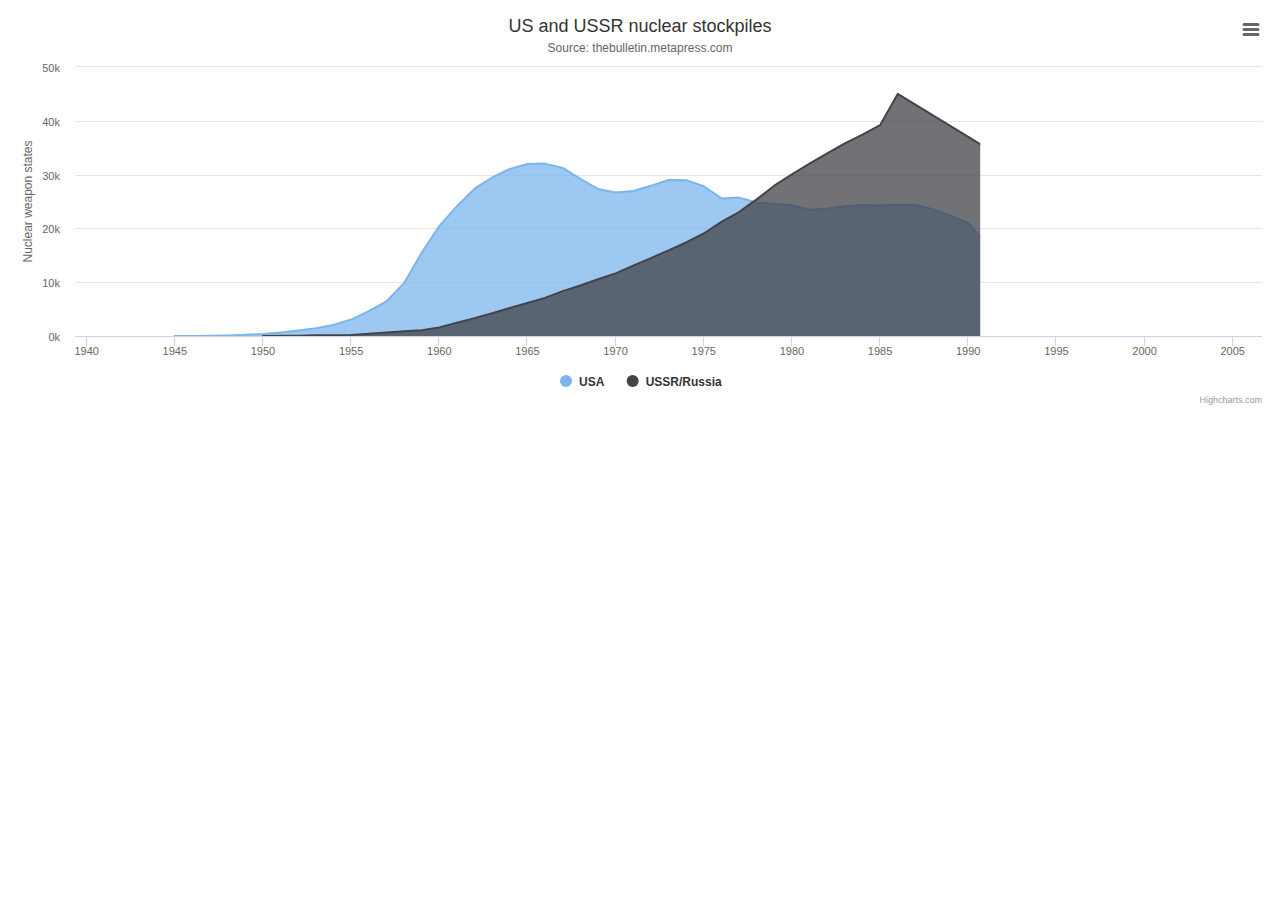
<file: vista/estadisticas/examples/area-basic/index.htm>
<!DOCTYPE HTML>
<html>
	<head>
		<meta http-equiv="Content-Type" content="text/html; charset=utf-8">
		<title>Highcharts Example</title>

		<style type="text/css">

		</style>
	</head>
	<body>
<script src="../../code/highcharts.js"></script>
<script src="../../code/modules/exporting.js"></script>

<div id="container" style="min-width: 310px; height: 400px; margin: 0 auto"></div>



		<script type="text/javascript">

Highcharts.chart('container', {
    chart: {
        type: 'area'
    },
    title: {
        text: 'US and USSR nuclear stockpiles'
    },
    subtitle: {
        text: 'Source: <a href="http://thebulletin.metapress.com/content/c4120650912x74k7/fulltext.pdf">' +
            'thebulletin.metapress.com</a>'
    },
    xAxis: {
        allowDecimals: false,
        labels: {
            formatter: function () {
                return this.value; // clean, unformatted number for year
            }
        }
    },
    yAxis: {
        title: {
            text: 'Nuclear weapon states'
        },
        labels: {
            formatter: function () {
                return this.value / 1000 + 'k';
            }
        }
    },
    tooltip: {
        pointFormat: '{series.name} produced <b>{point.y:,.0f}</b><br/>warheads in {point.x}'
    },
    plotOptions: {
        area: {
            pointStart: 1940,
            marker: {
                enabled: false,
                symbol: 'circle',
                radius: 2,
                states: {
                    hover: {
                        enabled: true
                    }
                }
            }
        }
    },
    series: [{
        name: 'USA',
        data: [null, null, null, null, null, 6, 11, 32, 110, 235, 369, 640,
            1005, 1436, 2063, 3057, 4618, 6444, 9822, 15468, 20434, 24126,
            27387, 29459, 31056, 31982, 32040, 31233, 29224, 27342, 26662,
            26956, 27912, 28999, 28965, 27826, 25579, 25722, 24826, 24605,
            24304, 23464, 23708, 24099, 24357, 24237, 24401, 24344, 23586,
            22380, 21004, 17287, 14747, 13076, 12555, 12144, 11009, 10950,
            10871, 10824, 10577, 10527, 10475, 10421, 10358, 10295, 10104]
    }, {
        name: 'USSR/Russia',
        data: [null, null, null, null, null, null, null, null, null, null,
            5, 25, 50, 120, 150, 200, 426, 660, 869, 1060, 1605, 2471, 3322,
            4238, 5221, 6129, 7089, 8339, 9399, 10538, 11643, 13092, 14478,
            15915, 17385, 19055, 21205, 23044, 25393, 27935, 30062, 32049,
            33952, 35804, 37431, 39197, 45000, 43000, 41000, 39000, 37000,
            35000, 33000, 31000, 29000, 27000, 25000, 24000, 23000, 22000,
            21000, 20000, 19000, 18000, 18000, 17000, 16000]
    }]
});
		</script>
	</body>
</html>
</file>
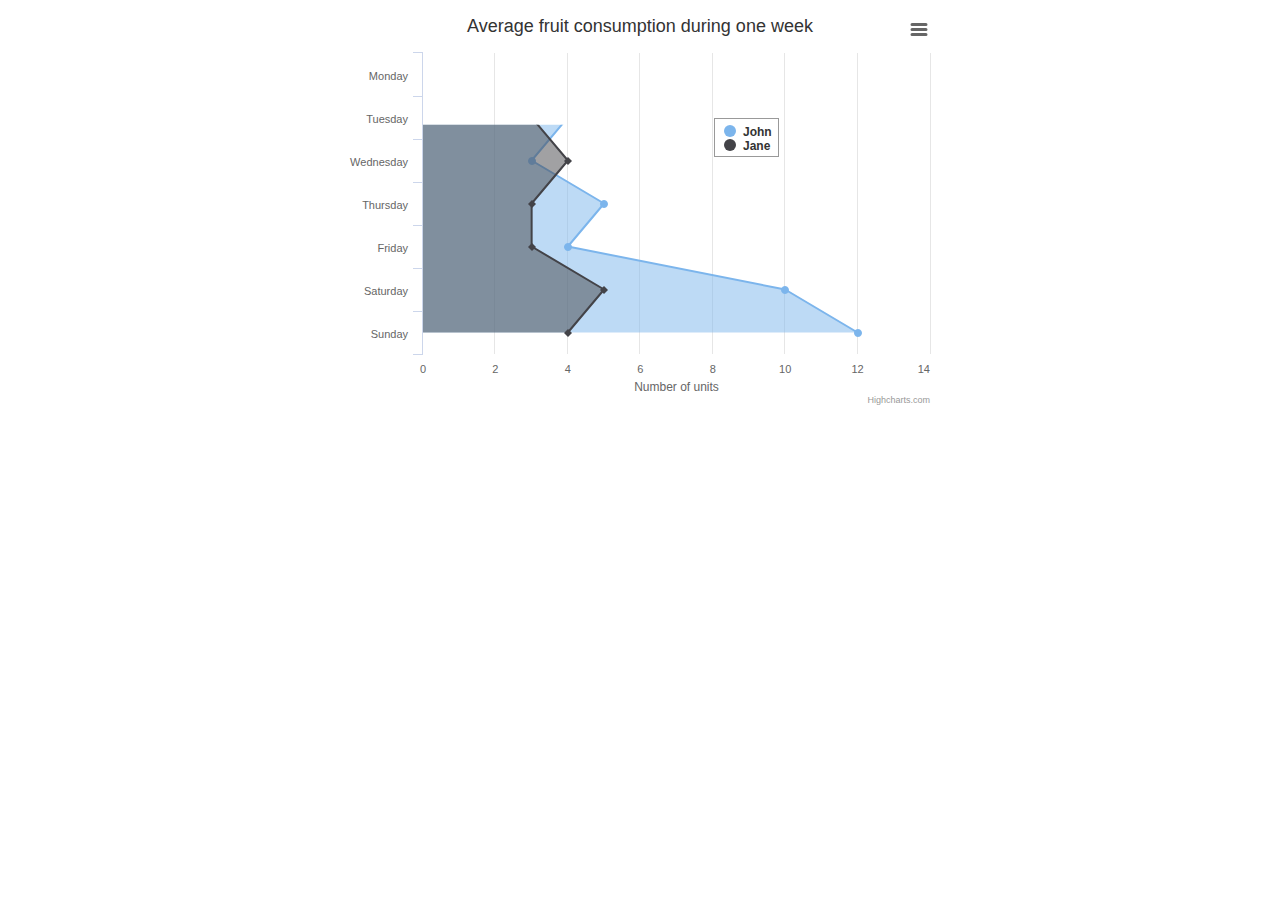
<file: vista/estadisticas/examples/area-inverted/index.htm>
<!DOCTYPE HTML>
<html>
	<head>
		<meta http-equiv="Content-Type" content="text/html; charset=utf-8">
		<title>Highcharts Example</title>

		<style type="text/css">

		</style>
	</head>
	<body>
<script src="../../code/highcharts.js"></script>
<script src="../../code/modules/exporting.js"></script>

<div id="container" style="min-width: 310px; height: 400px; max-width: 600px; margin: 0 auto"></div>



		<script type="text/javascript">

Highcharts.chart('container', {
    chart: {
        type: 'area',
        inverted: true
    },
    title: {
        text: 'Average fruit consumption during one week'
    },
    subtitle: {
        style: {
            position: 'absolute',
            right: '0px',
            bottom: '10px'
        }
    },
    legend: {
        layout: 'vertical',
        align: 'right',
        verticalAlign: 'top',
        x: -150,
        y: 100,
        floating: true,
        borderWidth: 1,
        backgroundColor: (Highcharts.theme && Highcharts.theme.legendBackgroundColor) || '#FFFFFF'
    },
    xAxis: {
        categories: [
            'Monday',
            'Tuesday',
            'Wednesday',
            'Thursday',
            'Friday',
            'Saturday',
            'Sunday'
        ]
    },
    yAxis: {
        title: {
            text: 'Number of units'
        },
        labels: {
            formatter: function () {
                return this.value;
            }
        },
        min: 0
    },
    plotOptions: {
        area: {
            fillOpacity: 0.5
        }
    },
    series: [{
        name: 'John',
        data: [3, 4, 3, 5, 4, 10, 12]
    }, {
        name: 'Jane',
        data: [1, 3, 4, 3, 3, 5, 4]
    }]
});
		</script>
	</body>
</html>
</file>
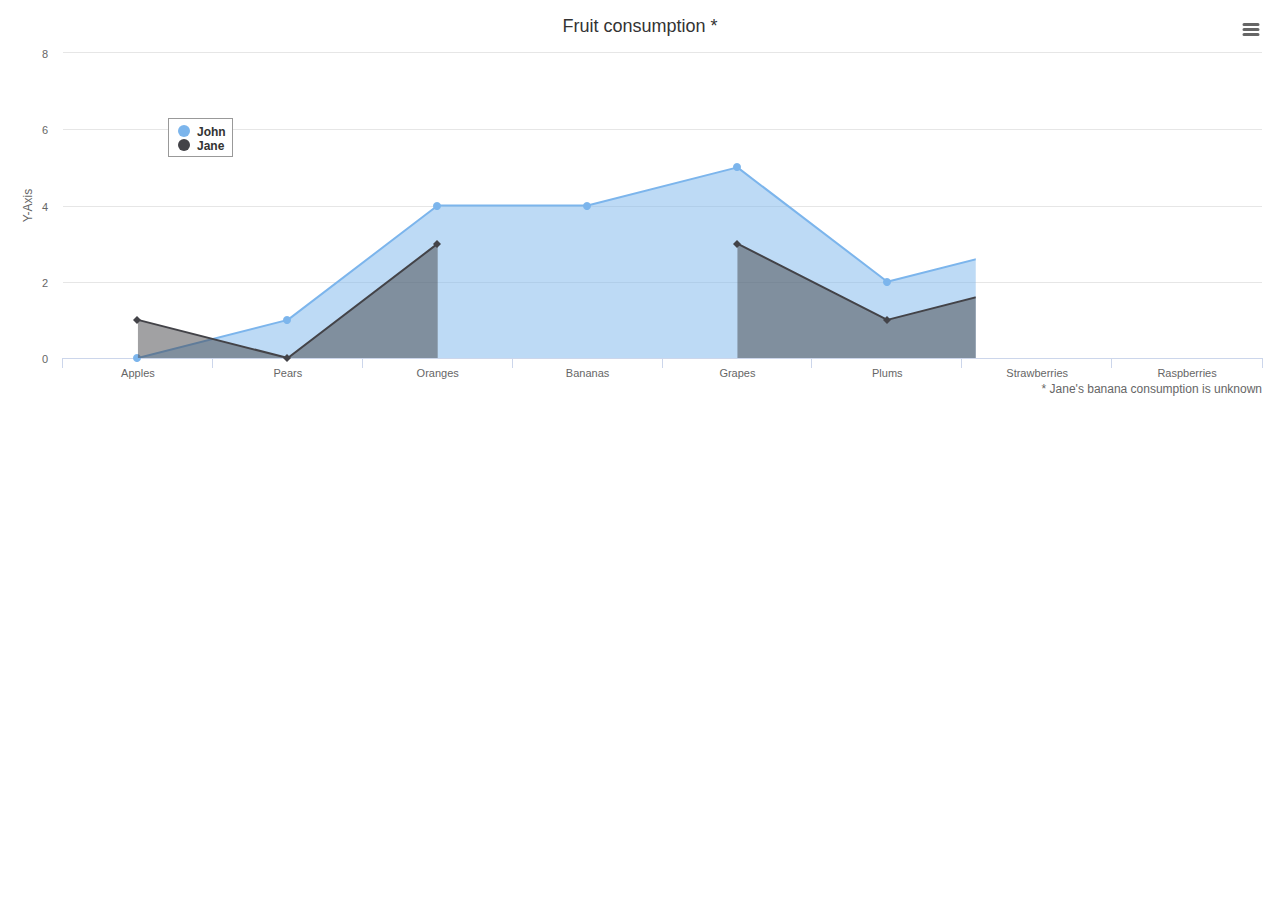
<file: vista/estadisticas/examples/area-missing/index.htm>
<!DOCTYPE HTML>
<html>
	<head>
		<meta http-equiv="Content-Type" content="text/html; charset=utf-8">
		<title>Highcharts Example</title>

		<style type="text/css">

		</style>
	</head>
	<body>
<script src="../../code/highcharts.js"></script>
<script src="../../code/modules/exporting.js"></script>

<div id="container" style="min-width: 310px; height: 400px; margin: 0 auto"></div>



		<script type="text/javascript">

Highcharts.chart('container', {
    chart: {
        type: 'area',
        spacingBottom: 30
    },
    title: {
        text: 'Fruit consumption *'
    },
    subtitle: {
        text: '* Jane\'s banana consumption is unknown',
        floating: true,
        align: 'right',
        verticalAlign: 'bottom',
        y: 15
    },
    legend: {
        layout: 'vertical',
        align: 'left',
        verticalAlign: 'top',
        x: 150,
        y: 100,
        floating: true,
        borderWidth: 1,
        backgroundColor: (Highcharts.theme && Highcharts.theme.legendBackgroundColor) || '#FFFFFF'
    },
    xAxis: {
        categories: ['Apples', 'Pears', 'Oranges', 'Bananas', 'Grapes', 'Plums', 'Strawberries', 'Raspberries']
    },
    yAxis: {
        title: {
            text: 'Y-Axis'
        },
        labels: {
            formatter: function () {
                return this.value;
            }
        }
    },
    tooltip: {
        formatter: function () {
            return '<b>' + this.series.name + '</b><br/>' +
                this.x + ': ' + this.y;
        }
    },
    plotOptions: {
        area: {
            fillOpacity: 0.5
        }
    },
    credits: {
        enabled: false
    },
    series: [{
        name: 'John',
        data: [0, 1, 4, 4, 5, 2, 3, 7]
    }, {
        name: 'Jane',
        data: [1, 0, 3, null, 3, 1, 2, 1]
    }]
});
		</script>
	</body>
</html>
</file>
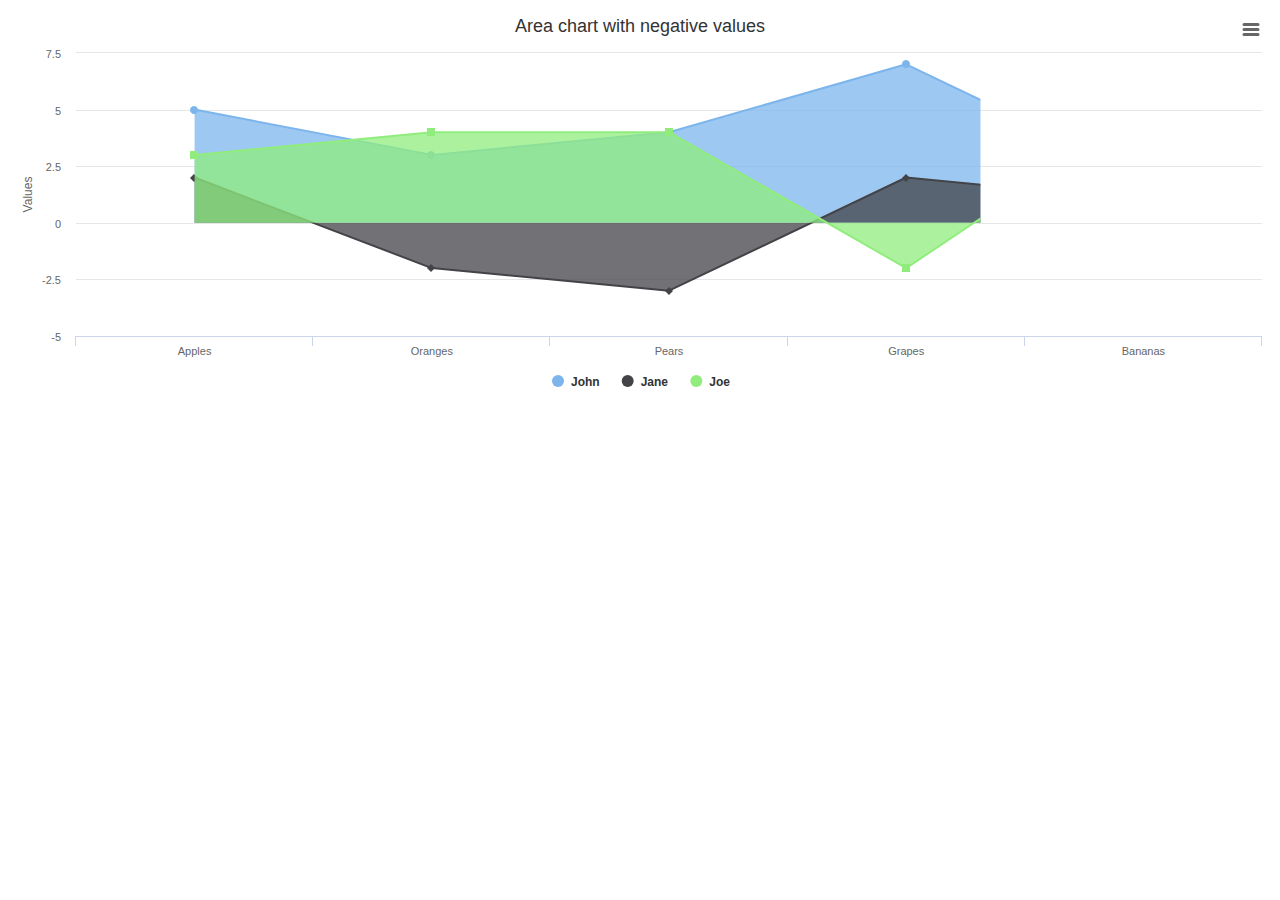
<file: vista/estadisticas/examples/area-negative/index.htm>
<!DOCTYPE HTML>
<html>
	<head>
		<meta http-equiv="Content-Type" content="text/html; charset=utf-8">
		<title>Highcharts Example</title>

		<style type="text/css">

		</style>
	</head>
	<body>
<script src="../../code/highcharts.js"></script>
<script src="../../code/modules/exporting.js"></script>

<div id="container" style="min-width: 310px; height: 400px; margin: 0 auto"></div>



		<script type="text/javascript">

Highcharts.chart('container', {
    chart: {
        type: 'area'
    },
    title: {
        text: 'Area chart with negative values'
    },
    xAxis: {
        categories: ['Apples', 'Oranges', 'Pears', 'Grapes', 'Bananas']
    },
    credits: {
        enabled: false
    },
    series: [{
        name: 'John',
        data: [5, 3, 4, 7, 2]
    }, {
        name: 'Jane',
        data: [2, -2, -3, 2, 1]
    }, {
        name: 'Joe',
        data: [3, 4, 4, -2, 5]
    }]
});
		</script>
	</body>
</html>
</file>
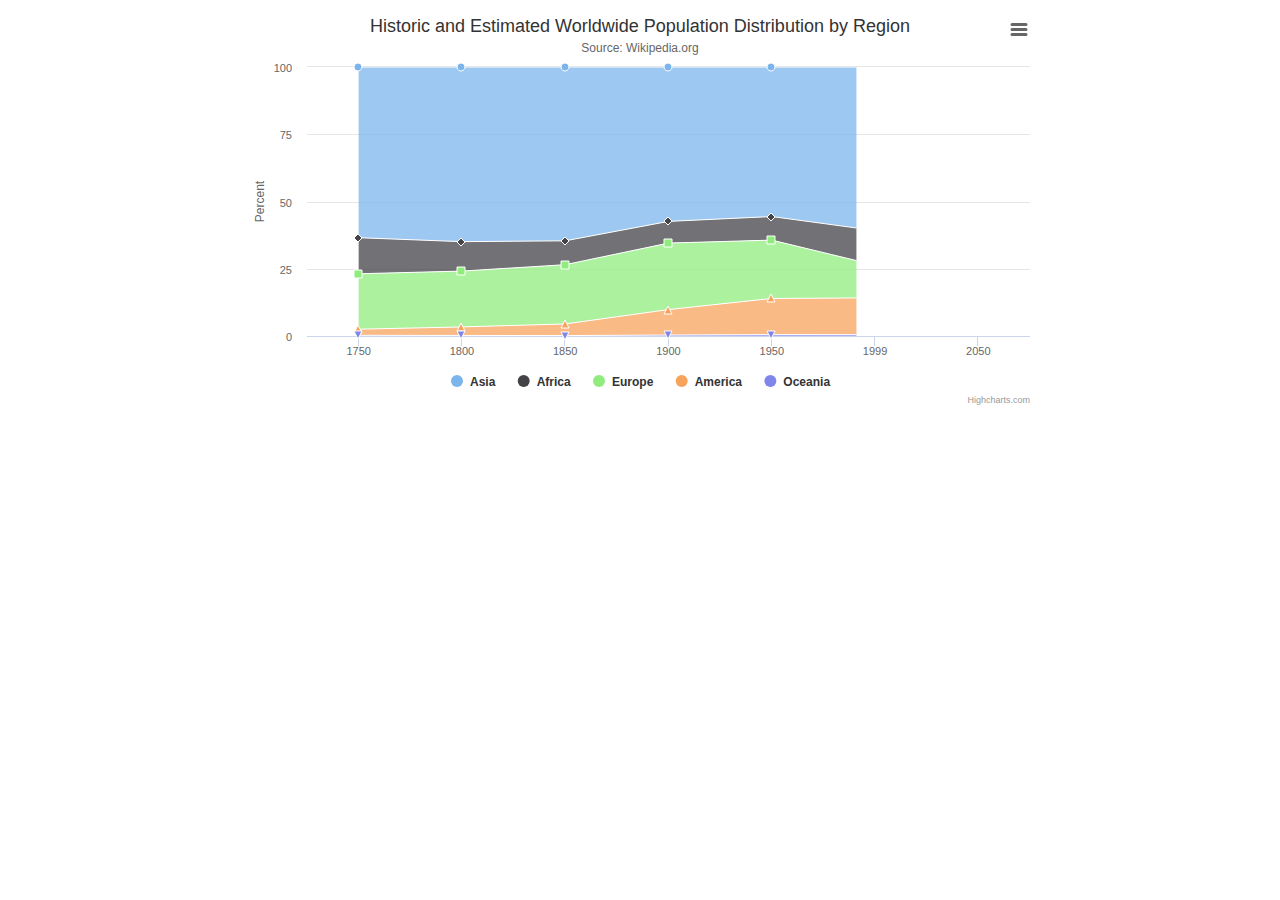
<file: vista/estadisticas/examples/area-stacked-percent/index.htm>
<!DOCTYPE HTML>
<html>
	<head>
		<meta http-equiv="Content-Type" content="text/html; charset=utf-8">
		<title>Highcharts Example</title>

		<style type="text/css">

		</style>
	</head>
	<body>
<script src="../../code/highcharts.js"></script>
<script src="../../code/modules/exporting.js"></script>

<div id="container" style="min-width: 310px; height: 400px; max-width: 800px; margin: 0 auto"></div>



		<script type="text/javascript">

Highcharts.chart('container', {
    chart: {
        type: 'area'
    },
    title: {
        text: 'Historic and Estimated Worldwide Population Distribution by Region'
    },
    subtitle: {
        text: 'Source: Wikipedia.org'
    },
    xAxis: {
        categories: ['1750', '1800', '1850', '1900', '1950', '1999', '2050'],
        tickmarkPlacement: 'on',
        title: {
            enabled: false
        }
    },
    yAxis: {
        title: {
            text: 'Percent'
        }
    },
    tooltip: {
        pointFormat: '<span style="color:{series.color}">{series.name}</span>: <b>{point.percentage:.1f}%</b> ({point.y:,.0f} millions)<br/>',
        split: true
    },
    plotOptions: {
        area: {
            stacking: 'percent',
            lineColor: '#ffffff',
            lineWidth: 1,
            marker: {
                lineWidth: 1,
                lineColor: '#ffffff'
            }
        }
    },
    series: [{
        name: 'Asia',
        data: [502, 635, 809, 947, 1402, 3634, 5268]
    }, {
        name: 'Africa',
        data: [106, 107, 111, 133, 221, 767, 1766]
    }, {
        name: 'Europe',
        data: [163, 203, 276, 408, 547, 729, 628]
    }, {
        name: 'America',
        data: [18, 31, 54, 156, 339, 818, 1201]
    }, {
        name: 'Oceania',
        data: [2, 2, 2, 6, 13, 30, 46]
    }]
});
		</script>
	</body>
</html>
</file>
<file: vista/sweet/example/example.css>
@import url(http://fonts.googleapis.com/css?family=Open+Sans:400,600,700,300);
@import url(http://fonts.googleapis.com/css?family=Open+Sans+Condensed:700);
body {
  background-color: #f2f4f6;
  font-family: 'Open Sans', sans-serif;
  text-align: center; }

h1 {
  background-image: url("images/logo_big.png");
  background-image: -webkit-image-set(url("images/logo_big.png") 1x, url("images/logo_big@2x.png") 2x);
  width: 385px;
  height: 81px;
  text-indent: -9999px;
  white-space: nowrap;
  margin: 50px auto; }
  @media all and (max-width: 420px) {
    h1 {
      width: 300px;
      background-size: contain;
      background-repeat: no-repeat;
      background-position: center; } }
  @media all and (max-width: 330px) {
    h1 {
      width: 250px; } }

h2 {
  font-size: 20px;
  color: #A9B2BC;
  line-height: 25px;
  text-transform: uppercase;
  font-weight: 300;
  text-align: center;
  display: block; }

h3 {
  font-size: 28px;
  color: #C7CCD1;
  text-transform: uppercase;
  font-family: 'Open Sans Condensed', sans-serif;
  margin-top: 100px;
  text-align: center;
  position: relative; }
  h3#download-section {
    margin-top: 50px;
    padding-top: 40px; }
  h3::after {
    content: "";
    background-color: #e2e5e8;
    height: 4px;
    width: 700px;
    left: 50%;
    margin-left: -350px;
    position: absolute;
    margin-top: -50px;
    border-radius: 2px; }
    @media all and (max-width: 740px) {
      h3::after {
        width: auto;
        left: 20px;
        right: 20px;
        margin-left: 0; } }

a {
  text-decoration: none; }

p {
  max-width: 826px;
  margin: 30px auto;
  font-size: 17px;
  font-weight: 300;
  color: #848D94;
  line-height: 25px;
  text-align: left; }
  p.center {
    text-align: center; }
  p strong {
    color: #8A8F94;
    font-weight: 600; }
  p a {
    color: #9ECADF;
    font-weight: 600; }
    p a:hover {
      text-decoration: underline; }
    p a.twitter {
      color: #5eaade; }
    p a.dribbble {
      color: #f26798; }
    p a.github {
      color: #323131; }

button, .button {
  background-color: #AEDEF4;
  color: white;
  border: none;
  box-shadow: none;
  font-size: 17px;
  font-weight: 500;
  font-weight: 600;
  border-radius: 3px;
  padding: 15px 35px;
  margin: 26px 5px 0 5px;
  cursor: pointer; }
  button:focus, .button:focus {
    outline: none; }
  button:hover, .button:hover {
    background-color: #a1d9f2; }
  button:active, .button:active {
    background-color: #81ccee; }
  button.cancel, .button.cancel {
    background-color: #D0D0D0; }
    button.cancel:hover, .button.cancel:hover {
      background-color: #c8c8c8; }
    button.cancel:active, .button.cancel:active {
      background-color: #b6b6b6; }
  button.download, .button.download {
    position: fixed;
    right: 30px;
    top: 0;
    background-color: rgba(255, 255, 255, 0.9);
    color: #ABCADA;
    font-weight: 500;
    text-transform: uppercase;
    z-index: 3; }
    @media all and (max-width: 1278px) {
      button.download, .button.download {
        display: none; } }

.center-container {
  max-width: 700px;
  margin: 70px auto; }

pre {
  background-color: #49483e;
  color: #f8f8f2;
  padding: 10px;
  border-radius: 5px;
  white-space: pre-line;
  text-align: left;
  font-size: 14px;
  max-width: 600px; }
  pre .str {
    color: #e6db74; }
  pre .func {
    color: #66d9ef; }
  pre .val {
    color: #a381ff; }
  pre .tag {
    color: #e92772; }
  pre .attr {
    color: #a6e22d; }
  pre .arg {
    color: #fd9720; }

.showcase {
  background-color: #eceef0;
  padding: 20px;
  display: inline-block;
  width: 383px;
  vertical-align: top;
  position: relative; }
  @media all and (max-width: 865px) {
    .showcase {
      margin: 5px auto;
      padding: 46px 20px; } }
  @media all and (max-width: 440px) {
    .showcase {
      width: auto; } }
  .showcase h4 {
    font-size: 16px;
    color: #BCBCBC;
    line-height: 22px;
    margin: 0 auto;
    font-weight: 400; }
  .showcase.sweet h4 {
    width: 117px;
    height: 25px;
    margin-top: -3px;
    text-indent: -9999px;
    background-image: url("images/logo_small.png");
    background-image: -webkit-image-set(url("images/logo_small.png") 1x, url("images/logo_small@2x.png") 2x); }
  .showcase h5 {
    margin-bottom: -7px;
    text-align: left;
    font-weight: 500;
    text-transform: uppercase;
    color: #c2c2c2; }
  .showcase button {
    margin-bottom: 10px; }
  .showcase .vs-icon {
    background-image: url("images/vs_icon.png");
    background-image: -webkit-image-set(url("images/vs_icon.png") 1x, url("images/vs_icon@2x.png") 2x);
    width: 69px;
    height: 69px;
    position: absolute;
    right: -34px;
    top: 60px;
    z-index: 2; }
    @media all and (max-width: 865px) {
      .showcase .vs-icon {
        margin: 5px auto;
        right: auto;
        left: 50%;
        margin-left: -35px;
        top: auto;
        bottom: -35px; } }

ul.examples {
  list-style-type: none;
  width: 700px;
  margin: 0 auto;
  text-align: left;
  padding-left: 0; }
  @media all and (max-width: 758px) {
    ul.examples {
      width: auto; } }
  ul.examples li {
    padding-left: 0; }
  ul.examples .ui, ul.examples pre {
    display: inline-block;
    vertical-align: top; }
    @media all and (max-width: 758px) {
      ul.examples .ui, ul.examples pre {
        display: block;
        max-width: none;
        margin: 0 auto; } }
  ul.examples .ui {
    width: 300px;
    text-align: center; }
    ul.examples .ui button {
      margin-top: 12px; }
    ul.examples .ui p {
      text-align: center;
      margin-bottom: 0; }
  ul.examples pre {
    max-width: 370px;
    margin-top: 67px; }
    @media all and (max-width: 758px) {
      ul.examples pre {
        margin-top: 16px !important;
        margin-bottom: 60px; } }
  ul.examples .warning pre {
    margin-top: 93px; }

ol {
  max-width: 700px;
  margin: 70px auto;
  list-style-position: inside;
  padding-left: 0; }
  ol li {
    color: #A7ADB2; }
    ol li p {
      margin-bottom: 10px; }

table {
  width: 700px;
  font-size: 14px;
  color: #8a8f94;
  margin: 10px auto;
  text-align: left;
  border-collapse: collapse; }
  @media all and (max-width: 750px) {
    table {
      width: auto;
      margin: 10px 20px; } }
  table th {
    background-color: white;
    padding: 9px;
    color: #acb9be;
    font-weight: 400;
    text-align: center;
    position: relative; }
    table th .border-left, table th .border-right {
      position: absolute;
      background-color: white;
      border-radius: 50%;
      top: 0;
      left: -17px;
      width: 37px;
      height: 37px; }
    table th .border-right {
      left: auto;
      right: -17px; }
    @media all and (max-width: 750px) {
      table th:nth-child(2) {
        display: none; } }
  table td {
    padding: 10px 20px;
    vertical-align: top; }
    table td:first-child {
      padding-left: 0px; }
    table td:last-child {
      padding-right: 0px; }
    @media all and (max-width: 750px) {
      table td:nth-child(2) {
        display: none; } }
    @media all and (max-width: 360px) {
      table td {
        padding: 10px 4px; }
        table td b {
          font-size: 13px; } }

footer {
  margin-top: 100px;
  padding-bottom: 30px;
  color: #9A999F;
  display: inline-block;
  position: relative;
  color: gray;
  font-weight: 400;
  color: #93a1aa;
  font-weight: 300; }
  footer .te-logo {
    text-indent: -99999px;
    background-size: contain;
    background-repeat: no-repeat;
    background-position: center center;
    height: 16px;
    width: 16px;
    display: inline-block;
    margin-right: 5px;
    background-image: url("images/te-logo-small.svg");
    position: absolute;
    left: -22px;
    top: 3px; }

.sweet-alert.twitter {
  font-family: "Helvetica Neue", Helvetica, Arial, sans-serif;
  padding: 15px;
  padding-top: 55px;
  text-align: right;
  border-radius: 6px;
  box-shadow: 0px 0px 0px 1px rgba(0, 0, 0, 0.11), 0px 6px 30px rgba(0, 0, 0, 0.14); }
  .sweet-alert.twitter ~ .sweet-overlay {
    background: rgba(41, 47, 51, 0.9); }
  .sweet-alert.twitter h2 {
    position: absolute;
    top: 0;
    left: 0;
    right: 0;
    height: 40px;
    line-height: 40px;
    font-size: 16px;
    font-weight: 400;
    color: #8899a6;
    margin: 0;
    color: #66757f;
    border-bottom: 1px solid #e1e8ed; }
  .sweet-alert.twitter p {
    display: block;
    text-align: center;
    color: #66757f;
    font-weight: 400;
    font-size: 13px;
    margin-top: 7px; }
  .sweet-alert.twitter .sa-button-container {
    background-color: #f5f8fa;
    border-top: 1px solid #e1e8ed;
    box-shadow: 0px -1px 0px white;
    margin: -15px;
    margin-top: 0; }
  .sweet-alert.twitter[data-has-confirm-button=false][data-has-cancel-button=false] {
    padding-bottom: 10px; }
    .sweet-alert.twitter[data-has-confirm-button=false][data-has-cancel-button=false] .sa-button-container {
      display: none; }
  .sweet-alert.twitter button {
    border-radius: 2px;
    box-shadow: none !important;
    text-shadow: 0px -1px 0px rgba(0, 0, 0, 0.3);
    margin: 17px 0px;
    border-radius: 4px;
    font-size: 14px;
    font-weight: 600;
    padding: 8px 16px;
    position: relative; }
    .sweet-alert.twitter button:focus, .sweet-alert.twitter button.cancel:focus {
      box-shadow: none !important; }
      .sweet-alert.twitter button:focus::before, .sweet-alert.twitter button.cancel:focus::before {
        content: "";
        position: absolute;
        left: -5px;
        top: -5px;
        right: -5px;
        bottom: -5px;
        border: 2px solid #a5b0b4;
        border-radius: 8px; }
    .sweet-alert.twitter button.confirm {
      background-color: #55acee !important;
      background-image: linear-gradient(transparent, rgba(0, 0, 0, 0.05));
      -ms-filter: "progid:DXImageTransform.Microsoft.gradient(startColorstr=#00000000, endColorstr=#0C000000)";
      border: 1px solid #3b88c3;
      box-shadow: inset 0 1px 0 rgba(255, 255, 255, 0.15);
      margin-right: 15px; }
      .sweet-alert.twitter button.confirm:hover {
        background-color: #55acee;
        background-image: linear-gradient(transparent, rgba(0, 0, 0, 0.15));
        -ms-filter: "progid:DXImageTransform.Microsoft.gradient(startColorstr=#00000000, endColorstr=#26000000)";
        border-color: #3b88c3; }
    .sweet-alert.twitter button.cancel {
      color: #66757e;
      background-color: #f5f8fa;
      background-image: linear-gradient(#fff, #f5f8fa);
      text-shadow: 0px -1px 0px white;
      margin-right: 9px;
      border: 1px solid #e1e8ed; }
      .sweet-alert.twitter button.cancel:hover, .sweet-alert.twitter button.cancel:focus:hover {
        background-color: #e1e8ed;
        background-image: linear-gradient(#fff, #e1e8ed);
        -ms-filter: "progid:DXImageTransform.Microsoft.gradient(enabled=false)";
        border-color: #e1e8ed; }
      .sweet-alert.twitter button.cancel:focus {
        background: #fff;
        border-color: #fff; }
  .sweet-alert.twitter .sa-icon {
    transform: scale(0.72);
    margin-bottom: -2px;
    margin-top: -10px; }
  .sweet-alert.twitter input {
    border: 1px solid #e1e8ed;
    border-radius: 3px;
    padding: 10px 7px;
    height: auto;
    box-shadow: none;
    font-size: 13px;
    margin: 10px 0; }
    .sweet-alert.twitter input:focus {
      border-color: #94A1A6;
      box-shadow: inset 0 0 0 1px rgba(77, 99, 107, 0.7); }
  .sweet-alert.twitter fieldset .sa-input-error {
    display: none; }
  .sweet-alert.twitter .sa-error-container {
    text-align: center;
    border: none;
    background-color: #fbedc0;
    margin-bottom: 6px; }
    .sweet-alert.twitter .sa-error-container.show {
      border: 1px solid #f0e1b9; }
    .sweet-alert.twitter .sa-error-container .icon {
      display: none; }
    .sweet-alert.twitter .sa-error-container p {
      color: #292f33;
      font-weight: 600;
      margin-top: 0; }
</file>
<file: vista/sweet/dist/sweetalert.css>
body.stop-scrolling {
  height: 100%;
  overflow: hidden; }

.sweet-overlay {
  background-color: black;
  /* IE8 */
  -ms-filter: "progid:DXImageTransform.Microsoft.Alpha(Opacity=40)";
  /* IE8 */
  background-color: rgba(0, 0, 0, 0.4);
  position: fixed;
  left: 0;
  right: 0;
  top: 0;
  bottom: 0;
  display: none;
  z-index: 10000; }

.sweet-alert {
  background-color: white;
  font-family: 'Open Sans', 'Helvetica Neue', Helvetica, Arial, sans-serif;
  width: 478px;
  padding: 17px;
  border-radius: 5px;
  text-align: center;
  position: fixed;
  left: 50%;
  top: 50%;
  margin-left: -256px;
  margin-top: -200px;
  overflow: hidden;
  display: none;
  z-index: 99999; }
  @media all and (max-width: 540px) {
    .sweet-alert {
      width: auto;
      margin-left: 0;
      margin-right: 0;
      left: 15px;
      right: 15px; } }
  .sweet-alert h2 {
    color: #575757;
    font-size: 30px;
    text-align: center;
    font-weight: 600;
    text-transform: none;
    position: relative;
    margin: 25px 0;
    padding: 0;
    line-height: 40px;
    display: block; }
  .sweet-alert p {
    color: #797979;
    font-size: 16px;
    text-align: center;
    font-weight: 300;
    position: relative;
    text-align: inherit;
    float: none;
    margin: 0;
    padding: 0;
    line-height: normal; }
  .sweet-alert fieldset {
    border: none;
    position: relative; }
  .sweet-alert .sa-error-container {
    background-color: #f1f1f1;
    margin-left: -17px;
    margin-right: -17px;
    overflow: hidden;
    padding: 0 10px;
    max-height: 0;
    webkit-transition: padding 0.15s, max-height 0.15s;
    transition: padding 0.15s, max-height 0.15s; }
    .sweet-alert .sa-error-container.show {
      padding: 10px 0;
      max-height: 100px;
      webkit-transition: padding 0.2s, max-height 0.2s;
      transition: padding 0.25s, max-height 0.25s; }
    .sweet-alert .sa-error-container .icon {
      display: inline-block;
      width: 24px;
      height: 24px;
      border-radius: 50%;
      background-color: #ea7d7d;
      color: white;
      line-height: 24px;
      text-align: center;
      margin-right: 3px; }
    .sweet-alert .sa-error-container p {
      display: inline-block; }
  .sweet-alert .sa-input-error {
    position: absolute;
    top: 29px;
    right: 26px;
    width: 20px;
    height: 20px;
    opacity: 0;
    -webkit-transform: scale(0.5);
    transform: scale(0.5);
    -webkit-transform-origin: 50% 50%;
    transform-origin: 50% 50%;
    -webkit-transition: all 0.1s;
    transition: all 0.1s; }
    .sweet-alert .sa-input-error::before, .sweet-alert .sa-input-error::after {
      content: "";
      width: 20px;
      height: 6px;
      background-color: #f06e57;
      border-radius: 3px;
      position: absolute;
      top: 50%;
      margin-top: -4px;
      left: 50%;
      margin-left: -9px; }
    .sweet-alert .sa-input-error::before {
      -webkit-transform: rotate(-45deg);
      transform: rotate(-45deg); }
    .sweet-alert .sa-input-error::after {
      -webkit-transform: rotate(45deg);
      transform: rotate(45deg); }
    .sweet-alert .sa-input-error.show {
      opacity: 1;
      -webkit-transform: scale(1);
      transform: scale(1); }
  .sweet-alert input {
    width: 100%;
    box-sizing: border-box;
    border-radius: 3px;
    border: 1px solid #d7d7d7;
    height: 43px;
    margin-top: 10px;
    margin-bottom: 17px;
    font-size: 18px;
    box-shadow: inset 0px 1px 1px rgba(0, 0, 0, 0.06);
    padding: 0 12px;
    display: none;
    -webkit-transition: all 0.3s;
    transition: all 0.3s; }
    .sweet-alert input:focus {
      outline: none;
      box-shadow: 0px 0px 3px #c4e6f5;
      border: 1px solid #b4dbed; }
      .sweet-alert input:focus::-moz-placeholder {
        transition: opacity 0.3s 0.03s ease;
        opacity: 0.5; }
      .sweet-alert input:focus:-ms-input-placeholder {
        transition: opacity 0.3s 0.03s ease;
        opacity: 0.5; }
      .sweet-alert input:focus::-webkit-input-placeholder {
        transition: opacity 0.3s 0.03s ease;
        opacity: 0.5; }
    .sweet-alert input::-moz-placeholder {
      color: #bdbdbd; }
    .sweet-alert input::-ms-clear {
      display: none; }
    .sweet-alert input:-ms-input-placeholder {
      color: #bdbdbd; }
    .sweet-alert input::-webkit-input-placeholder {
      color: #bdbdbd; }
  .sweet-alert.show-input input {
    display: block; }
  .sweet-alert .sa-confirm-button-container {
    display: inline-block;
    position: relative; }
  .sweet-alert .la-ball-fall {
    position: absolute;
    left: 50%;
    top: 50%;
    margin-left: -27px;
    margin-top: 4px;
    opacity: 0;
    visibility: hidden; }
  .sweet-alert button {
    background-color: #8CD4F5;
    color: white;
    border: none;
    box-shadow: none;
    font-size: 17px;
    font-weight: 500;
    -webkit-border-radius: 4px;
    border-radius: 5px;
    padding: 10px 32px;
    margin: 26px 5px 0 5px;
    cursor: pointer; }
    .sweet-alert button:focus {
      outline: none;
      box-shadow: 0 0 2px rgba(128, 179, 235, 0.5), inset 0 0 0 1px rgba(0, 0, 0, 0.05); }
    .sweet-alert button:hover {
      background-color: #7ecff4; }
    .sweet-alert button:active {
      background-color: #5dc2f1; }
    .sweet-alert button.cancel {
      background-color: #C1C1C1; }
      .sweet-alert button.cancel:hover {
        background-color: #b9b9b9; }
      .sweet-alert button.cancel:active {
        background-color: #a8a8a8; }
      .sweet-alert button.cancel:focus {
        box-shadow: rgba(197, 205, 211, 0.8) 0px 0px 2px, rgba(0, 0, 0, 0.0470588) 0px 0px 0px 1px inset !important; }
    .sweet-alert button[disabled] {
      opacity: .6;
      cursor: default; }
    .sweet-alert button.confirm[disabled] {
      color: transparent; }
      .sweet-alert button.confirm[disabled] ~ .la-ball-fall {
        opacity: 1;
        visibility: visible;
        transition-delay: 0s; }
    .sweet-alert button::-moz-focus-inner {
      border: 0; }
  .sweet-alert[data-has-cancel-button=false] button {
    box-shadow: none !important; }
  .sweet-alert[data-has-confirm-button=false][data-has-cancel-button=false] {
    padding-bottom: 40px; }
  .sweet-alert .sa-icon {
    width: 80px;
    height: 80px;
    border: 4px solid gray;
    -webkit-border-radius: 40px;
    border-radius: 40px;
    border-radius: 50%;
    margin: 20px auto;
    padding: 0;
    position: relative;
    box-sizing: content-box; }
    .sweet-alert .sa-icon.sa-error {
      border-color: #F27474; }
      .sweet-alert .sa-icon.sa-error .sa-x-mark {
        position: relative;
        display: block; }
      .sweet-alert .sa-icon.sa-error .sa-line {
        position: absolute;
        height: 5px;
        width: 47px;
        background-color: #F27474;
        display: block;
        top: 37px;
        border-radius: 2px; }
        .sweet-alert .sa-icon.sa-error .sa-line.sa-left {
          -webkit-transform: rotate(45deg);
          transform: rotate(45deg);
          left: 17px; }
        .sweet-alert .sa-icon.sa-error .sa-line.sa-right {
          -webkit-transform: rotate(-45deg);
          transform: rotate(-45deg);
          right: 16px; }
    .sweet-alert .sa-icon.sa-warning {
      border-color: #F8BB86; }
      .sweet-alert .sa-icon.sa-warning .sa-body {
        position: absolute;
        width: 5px;
        height: 47px;
        left: 50%;
        top: 10px;
        -webkit-border-radius: 2px;
        border-radius: 2px;
        margin-left: -2px;
        background-color: #F8BB86; }
      .sweet-alert .sa-icon.sa-warning .sa-dot {
        position: absolute;
        width: 7px;
        height: 7px;
        -webkit-border-radius: 50%;
        border-radius: 50%;
        margin-left: -3px;
        left: 50%;
        bottom: 10px;
        background-color: #F8BB86; }
    .sweet-alert .sa-icon.sa-info {
      border-color: #C9DAE1; }
      .sweet-alert .sa-icon.sa-info::before {
        content: "";
        position: absolute;
        width: 5px;
        height: 29px;
        left: 50%;
        bottom: 17px;
        border-radius: 2px;
        margin-left: -2px;
        background-color: #C9DAE1; }
      .sweet-alert .sa-icon.sa-info::after {
        content: "";
        position: absolute;
        width: 7px;
        height: 7px;
        border-radius: 50%;
        margin-left: -3px;
        top: 19px;
        background-color: #C9DAE1;
        left: 50%; }
    .sweet-alert .sa-icon.sa-success {
      border-color: #A5DC86; }
      .sweet-alert .sa-icon.sa-success::before, .sweet-alert .sa-icon.sa-success::after {
        content: '';
        -webkit-border-radius: 40px;
        border-radius: 40px;
        border-radius: 50%;
        position: absolute;
        width: 60px;
        height: 120px;
        background: white;
        -webkit-transform: rotate(45deg);
        transform: rotate(45deg); }
      .sweet-alert .sa-icon.sa-success::before {
        -webkit-border-radius: 120px 0 0 120px;
        border-radius: 120px 0 0 120px;
        top: -7px;
        left: -33px;
        -webkit-transform: rotate(-45deg);
        transform: rotate(-45deg);
        -webkit-transform-origin: 60px 60px;
        transform-origin: 60px 60px; }
      .sweet-alert .sa-icon.sa-success::after {
        -webkit-border-radius: 0 120px 120px 0;
        border-radius: 0 120px 120px 0;
        top: -11px;
        left: 30px;
        -webkit-transform: rotate(-45deg);
        transform: rotate(-45deg);
        -webkit-transform-origin: 0px 60px;
        transform-origin: 0px 60px; }
      .sweet-alert .sa-icon.sa-success .sa-placeholder {
        width: 80px;
        height: 80px;
        border: 4px solid rgba(165, 220, 134, 0.2);
        -webkit-border-radius: 40px;
        border-radius: 40px;
        border-radius: 50%;
        box-sizing: content-box;
        position: absolute;
        left: -4px;
        top: -4px;
        z-index: 2; }
      .sweet-alert .sa-icon.sa-success .sa-fix {
        width: 5px;
        height: 90px;
        background-color: white;
        position: absolute;
        left: 28px;
        top: 8px;
        z-index: 1;
        -webkit-transform: rotate(-45deg);
        transform: rotate(-45deg); }
      .sweet-alert .sa-icon.sa-success .sa-line {
        height: 5px;
        background-color: #A5DC86;
        display: block;
        border-radius: 2px;
        position: absolute;
        z-index: 2; }
        .sweet-alert .sa-icon.sa-success .sa-line.sa-tip {
          width: 25px;
          left: 14px;
          top: 46px;
          -webkit-transform: rotate(45deg);
          transform: rotate(45deg); }
        .sweet-alert .sa-icon.sa-success .sa-line.sa-long {
          width: 47px;
          right: 8px;
          top: 38px;
          -webkit-transform: rotate(-45deg);
          transform: rotate(-45deg); }
    .sweet-alert .sa-icon.sa-custom {
      background-size: contain;
      border-radius: 0;
      border: none;
      background-position: center center;
      background-repeat: no-repeat; }

/*
 * Animations
 */
@-webkit-keyframes showSweetAlert {
  0% {
    transform: scale(0.7);
    -webkit-transform: scale(0.7); }
  45% {
    transform: scale(1.05);
    -webkit-transform: scale(1.05); }
  80% {
    transform: scale(0.95);
    -webkit-transform: scale(0.95); }
  100% {
    transform: scale(1);
    -webkit-transform: scale(1); } }

@keyframes showSweetAlert {
  0% {
    transform: scale(0.7);
    -webkit-transform: scale(0.7); }
  45% {
    transform: scale(1.05);
    -webkit-transform: scale(1.05); }
  80% {
    transform: scale(0.95);
    -webkit-transform: scale(0.95); }
  100% {
    transform: scale(1);
    -webkit-transform: scale(1); } }

@-webkit-keyframes hideSweetAlert {
  0% {
    transform: scale(1);
    -webkit-transform: scale(1); }
  100% {
    transform: scale(0.5);
    -webkit-transform: scale(0.5); } }

@keyframes hideSweetAlert {
  0% {
    transform: scale(1);
    -webkit-transform: scale(1); }
  100% {
    transform: scale(0.5);
    -webkit-transform: scale(0.5); } }

@-webkit-keyframes slideFromTop {
  0% {
    top: 0%; }
  100% {
    top: 50%; } }

@keyframes slideFromTop {
  0% {
    top: 0%; }
  100% {
    top: 50%; } }

@-webkit-keyframes slideToTop {
  0% {
    top: 50%; }
  100% {
    top: 0%; } }

@keyframes slideToTop {
  0% {
    top: 50%; }
  100% {
    top: 0%; } }

@-webkit-keyframes slideFromBottom {
  0% {
    top: 70%; }
  100% {
    top: 50%; } }

@keyframes slideFromBottom {
  0% {
    top: 70%; }
  100% {
    top: 50%; } }

@-webkit-keyframes slideToBottom {
  0% {
    top: 50%; }
  100% {
    top: 70%; } }

@keyframes slideToBottom {
  0% {
    top: 50%; }
  100% {
    top: 70%; } }

.showSweetAlert[data-animation=pop] {
  -webkit-animation: showSweetAlert 0.3s;
  animation: showSweetAlert 0.3s; }

.showSweetAlert[data-animation=none] {
  -webkit-animation: none;
  animation: none; }

.showSweetAlert[data-animation=slide-from-top] {
  -webkit-animation: slideFromTop 0.3s;
  animation: slideFromTop 0.3s; }

.showSweetAlert[data-animation=slide-from-bottom] {
  -webkit-animation: slideFromBottom 0.3s;
  animation: slideFromBottom 0.3s; }

.hideSweetAlert[data-animation=pop] {
  -webkit-animation: hideSweetAlert 0.2s;
  animation: hideSweetAlert 0.2s; }

.hideSweetAlert[data-animation=none] {
  -webkit-animation: none;
  animation: none; }

.hideSweetAlert[data-animation=slide-from-top] {
  -webkit-animation: slideToTop 0.4s;
  animation: slideToTop 0.4s; }

.hideSweetAlert[data-animation=slide-from-bottom] {
  -webkit-animation: slideToBottom 0.3s;
  animation: slideToBottom 0.3s; }

@-webkit-keyframes animateSuccessTip {
  0% {
    width: 0;
    left: 1px;
    top: 19px; }
  54% {
    width: 0;
    left: 1px;
    top: 19px; }
  70% {
    width: 50px;
    left: -8px;
    top: 37px; }
  84% {
    width: 17px;
    left: 21px;
    top: 48px; }
  100% {
    width: 25px;
    left: 14px;
    top: 45px; } }

@keyframes animateSuccessTip {
  0% {
    width: 0;
    left: 1px;
    top: 19px; }
  54% {
    width: 0;
    left: 1px;
    top: 19px; }
  70% {
    width: 50px;
    left: -8px;
    top: 37px; }
  84% {
    width: 17px;
    left: 21px;
    top: 48px; }
  100% {
    width: 25px;
    left: 14px;
    top: 45px; } }

@-webkit-keyframes animateSuccessLong {
  0% {
    width: 0;
    right: 46px;
    top: 54px; }
  65% {
    width: 0;
    right: 46px;
    top: 54px; }
  84% {
    width: 55px;
    right: 0px;
    top: 35px; }
  100% {
    width: 47px;
    right: 8px;
    top: 38px; } }

@keyframes animateSuccessLong {
  0% {
    width: 0;
    right: 46px;
    top: 54px; }
  65% {
    width: 0;
    right: 46px;
    top: 54px; }
  84% {
    width: 55px;
    right: 0px;
    top: 35px; }
  100% {
    width: 47px;
    right: 8px;
    top: 38px; } }

@-webkit-keyframes rotatePlaceholder {
  0% {
    transform: rotate(-45deg);
    -webkit-transform: rotate(-45deg); }
  5% {
    transform: rotate(-45deg);
    -webkit-transform: rotate(-45deg); }
  12% {
    transform: rotate(-405deg);
    -webkit-transform: rotate(-405deg); }
  100% {
    transform: rotate(-405deg);
    -webkit-transform: rotate(-405deg); } }

@keyframes rotatePlaceholder {
  0% {
    transform: rotate(-45deg);
    -webkit-transform: rotate(-45deg); }
  5% {
    transform: rotate(-45deg);
    -webkit-transform: rotate(-45deg); }
  12% {
    transform: rotate(-405deg);
    -webkit-transform: rotate(-405deg); }
  100% {
    transform: rotate(-405deg);
    -webkit-transform: rotate(-405deg); } }

.animateSuccessTip {
  -webkit-animation: animateSuccessTip 0.75s;
  animation: animateSuccessTip 0.75s; }

.animateSuccessLong {
  -webkit-animation: animateSuccessLong 0.75s;
  animation: animateSuccessLong 0.75s; }

.sa-icon.sa-success.animate::after {
  -webkit-animation: rotatePlaceholder 4.25s ease-in;
  animation: rotatePlaceholder 4.25s ease-in; }

@-webkit-keyframes animateErrorIcon {
  0% {
    transform: rotateX(100deg);
    -webkit-transform: rotateX(100deg);
    opacity: 0; }
  100% {
    transform: rotateX(0deg);
    -webkit-transform: rotateX(0deg);
    opacity: 1; } }

@keyframes animateErrorIcon {
  0% {
    transform: rotateX(100deg);
    -webkit-transform: rotateX(100deg);
    opacity: 0; }
  100% {
    transform: rotateX(0deg);
    -webkit-transform: rotateX(0deg);
    opacity: 1; } }

.animateErrorIcon {
  -webkit-animation: animateErrorIcon 0.5s;
  animation: animateErrorIcon 0.5s; }

@-webkit-keyframes animateXMark {
  0% {
    transform: scale(0.4);
    -webkit-transform: scale(0.4);
    margin-top: 26px;
    opacity: 0; }
  50% {
    transform: scale(0.4);
    -webkit-transform: scale(0.4);
    margin-top: 26px;
    opacity: 0; }
  80% {
    transform: scale(1.15);
    -webkit-transform: scale(1.15);
    margin-top: -6px; }
  100% {
    transform: scale(1);
    -webkit-transform: scale(1);
    margin-top: 0;
    opacity: 1; } }

@keyframes animateXMark {
  0% {
    transform: scale(0.4);
    -webkit-transform: scale(0.4);
    margin-top: 26px;
    opacity: 0; }
  50% {
    transform: scale(0.4);
    -webkit-transform: scale(0.4);
    margin-top: 26px;
    opacity: 0; }
  80% {
    transform: scale(1.15);
    -webkit-transform: scale(1.15);
    margin-top: -6px; }
  100% {
    transform: scale(1);
    -webkit-transform: scale(1);
    margin-top: 0;
    opacity: 1; } }

.animateXMark {
  -webkit-animation: animateXMark 0.5s;
  animation: animateXMark 0.5s; }

@-webkit-keyframes pulseWarning {
  0% {
    border-color: #F8D486; }
  100% {
    border-color: #F8BB86; } }

@keyframes pulseWarning {
  0% {
    border-color: #F8D486; }
  100% {
    border-color: #F8BB86; } }

.pulseWarning {
  -webkit-animation: pulseWarning 0.75s infinite alternate;
  animation: pulseWarning 0.75s infinite alternate; }

@-webkit-keyframes pulseWarningIns {
  0% {
    background-color: #F8D486; }
  100% {
    background-color: #F8BB86; } }

@keyframes pulseWarningIns {
  0% {
    background-color: #F8D486; }
  100% {
    background-color: #F8BB86; } }

.pulseWarningIns {
  -webkit-animation: pulseWarningIns 0.75s infinite alternate;
  animation: pulseWarningIns 0.75s infinite alternate; }

@-webkit-keyframes rotate-loading {
  0% {
    transform: rotate(0deg); }
  100% {
    transform: rotate(360deg); } }

@keyframes rotate-loading {
  0% {
    transform: rotate(0deg); }
  100% {
    transform: rotate(360deg); } }

/* Internet Explorer 9 has some special quirks that are fixed here */
/* The icons are not animated. */
/* This file is automatically merged into sweet-alert.min.js through Gulp */
/* Error icon */
.sweet-alert .sa-icon.sa-error .sa-line.sa-left {
  -ms-transform: rotate(45deg) \9; }

.sweet-alert .sa-icon.sa-error .sa-line.sa-right {
  -ms-transform: rotate(-45deg) \9; }

/* Success icon */
.sweet-alert .sa-icon.sa-success {
  border-color: transparent\9; }

.sweet-alert .sa-icon.sa-success .sa-line.sa-tip {
  -ms-transform: rotate(45deg) \9; }

.sweet-alert .sa-icon.sa-success .sa-line.sa-long {
  -ms-transform: rotate(-45deg) \9; }

/*!
 * Load Awesome v1.1.0 (http://github.danielcardoso.net/load-awesome/)
 * Copyright 2015 Daniel Cardoso <@DanielCardoso>
 * Licensed under MIT
 */
.la-ball-fall,
.la-ball-fall > div {
  position: relative;
  -webkit-box-sizing: border-box;
  -moz-box-sizing: border-box;
  box-sizing: border-box; }

.la-ball-fall {
  display: block;
  font-size: 0;
  color: #fff; }

.la-ball-fall.la-dark {
  color: #333; }

.la-ball-fall > div {
  display: inline-block;
  float: none;
  background-color: currentColor;
  border: 0 solid currentColor; }

.la-ball-fall {
  width: 54px;
  height: 18px; }

.la-ball-fall > div {
  width: 10px;
  height: 10px;
  margin: 4px;
  border-radius: 100%;
  opacity: 0;
  -webkit-animation: ball-fall 1s ease-in-out infinite;
  -moz-animation: ball-fall 1s ease-in-out infinite;
  -o-animation: ball-fall 1s ease-in-out infinite;
  animation: ball-fall 1s ease-in-out infinite; }

.la-ball-fall > div:nth-child(1) {
  -webkit-animation-delay: -200ms;
  -moz-animation-delay: -200ms;
  -o-animation-delay: -200ms;
  animation-delay: -200ms; }

.la-ball-fall > div:nth-child(2) {
  -webkit-animation-delay: -100ms;
  -moz-animation-delay: -100ms;
  -o-animation-delay: -100ms;
  animation-delay: -100ms; }

.la-ball-fall > div:nth-child(3) {
  -webkit-animation-delay: 0ms;
  -moz-animation-delay: 0ms;
  -o-animation-delay: 0ms;
  animation-delay: 0ms; }

.la-ball-fall.la-sm {
  width: 26px;
  height: 8px; }

.la-ball-fall.la-sm > div {
  width: 4px;
  height: 4px;
  margin: 2px; }

.la-ball-fall.la-2x {
  width: 108px;
  height: 36px; }

.la-ball-fall.la-2x > div {
  width: 20px;
  height: 20px;
  margin: 8px; }

.la-ball-fall.la-3x {
  width: 162px;
  height: 54px; }

.la-ball-fall.la-3x > div {
  width: 30px;
  height: 30px;
  margin: 12px; }

/*
 * Animation
 */
@-webkit-keyframes ball-fall {
  0% {
    opacity: 0;
    -webkit-transform: translateY(-145%);
    transform: translateY(-145%); }
  10% {
    opacity: .5; }
  20% {
    opacity: 1;
    -webkit-transform: translateY(0);
    transform: translateY(0); }
  80% {
    opacity: 1;
    -webkit-transform: translateY(0);
    transform: translateY(0); }
  90% {
    opacity: .5; }
  100% {
    opacity: 0;
    -webkit-transform: translateY(145%);
    transform: translateY(145%); } }

@-moz-keyframes ball-fall {
  0% {
    opacity: 0;
    -moz-transform: translateY(-145%);
    transform: translateY(-145%); }
  10% {
    opacity: .5; }
  20% {
    opacity: 1;
    -moz-transform: translateY(0);
    transform: translateY(0); }
  80% {
    opacity: 1;
    -moz-transform: translateY(0);
    transform: translateY(0); }
  90% {
    opacity: .5; }
  100% {
    opacity: 0;
    -moz-transform: translateY(145%);
    transform: translateY(145%); } }

@-o-keyframes ball-fall {
  0% {
    opacity: 0;
    -o-transform: translateY(-145%);
    transform: translateY(-145%); }
  10% {
    opacity: .5; }
  20% {
    opacity: 1;
    -o-transform: translateY(0);
    transform: translateY(0); }
  80% {
    opacity: 1;
    -o-transform: translateY(0);
    transform: translateY(0); }
  90% {
    opacity: .5; }
  100% {
    opacity: 0;
    -o-transform: translateY(145%);
    transform: translateY(145%); } }

@keyframes ball-fall {
  0% {
    opacity: 0;
    -webkit-transform: translateY(-145%);
    -moz-transform: translateY(-145%);
    -o-transform: translateY(-145%);
    transform: translateY(-145%); }
  10% {
    opacity: .5; }
  20% {
    opacity: 1;
    -webkit-transform: translateY(0);
    -moz-transform: translateY(0);
    -o-transform: translateY(0);
    transform: translateY(0); }
  80% {
    opacity: 1;
    -webkit-transform: translateY(0);
    -moz-transform: translateY(0);
    -o-transform: translateY(0);
    transform: translateY(0); }
  90% {
    opacity: .5; }
  100% {
    opacity: 0;
    -webkit-transform: translateY(145%);
    -moz-transform: translateY(145%);
    -o-transform: translateY(145%);
    transform: translateY(145%); } }
</file>
